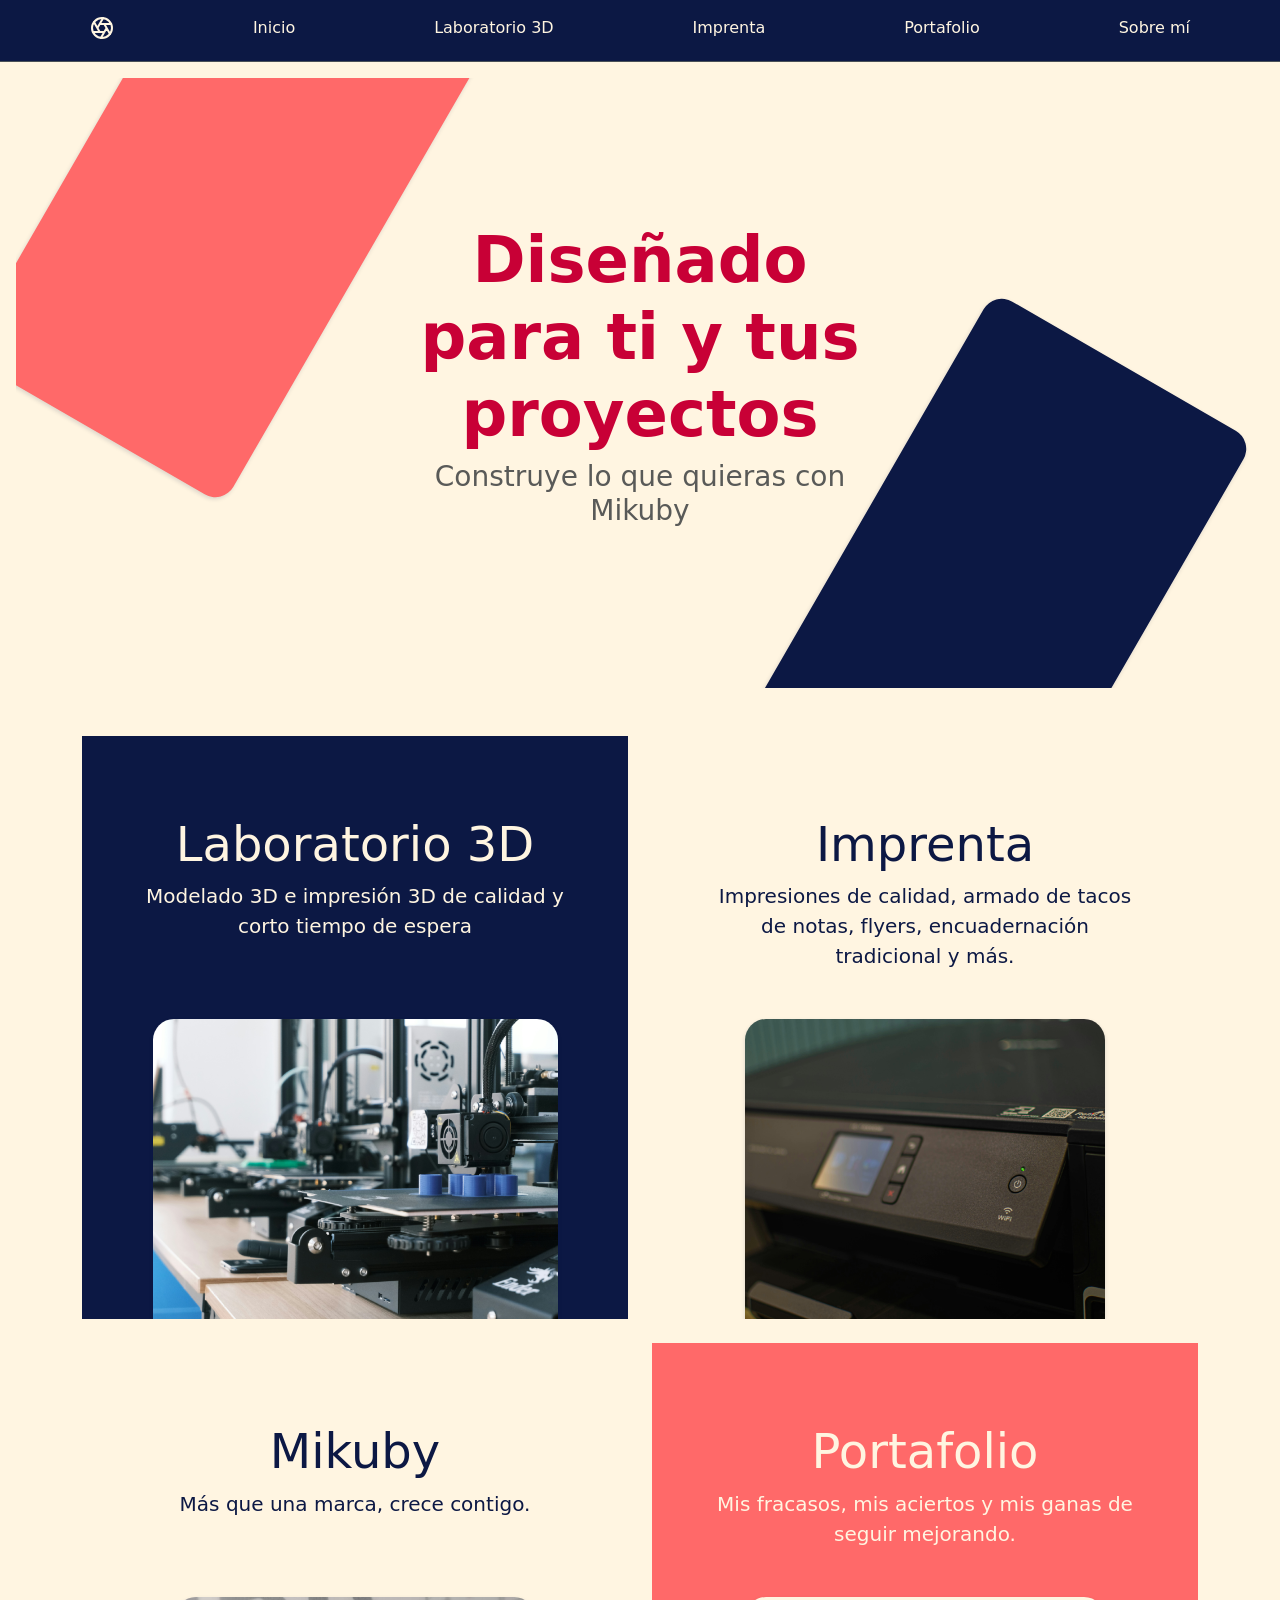
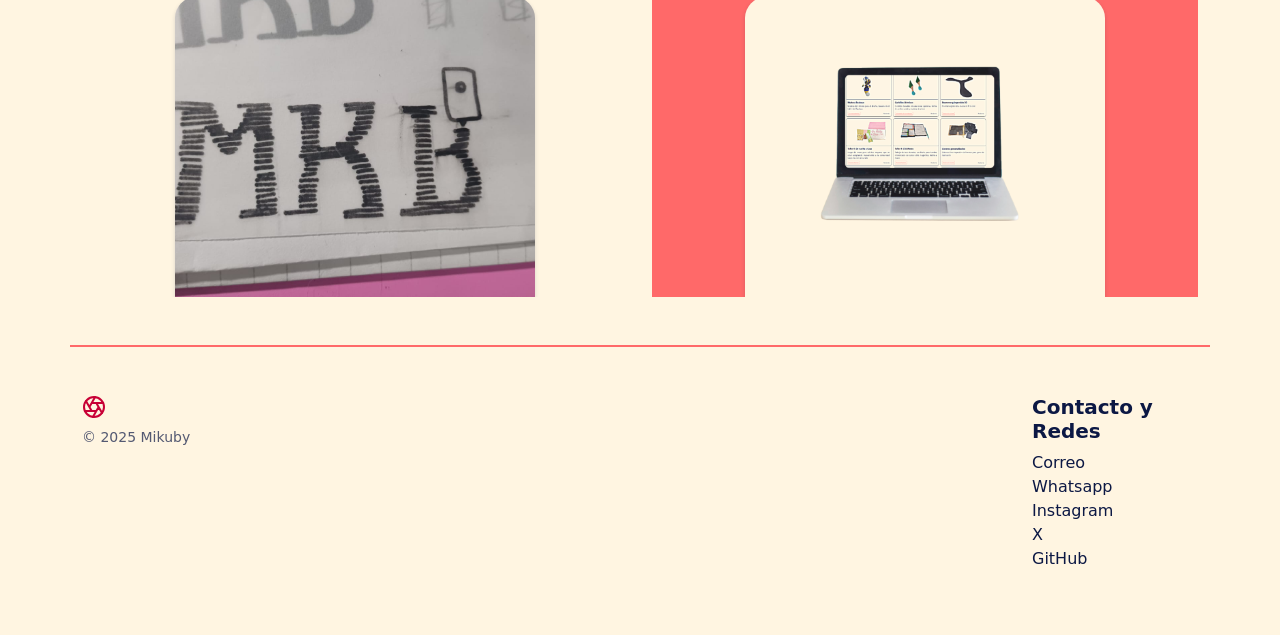
<file: index.html>
<!doctype html>
<html lang="es">
<head>
    <meta charset="utf-8" />
    <meta name="viewport" content="width=device-width, initial-scale=1" />
    
    <!-- SEO Mejorado -->
    <meta name="description" content="Mikuby - Diseño Industrial, Impresión 3D y Desarrollo Web. Servicios profesionales de diseño por Fernanda Humeres en Santiago, Chile." />
    <meta name="keywords" content="diseño industrial, impresión 3D, modelado 3D, diseño web, Santiago, Chile, Mikuby, Fernanda Humeres" />
    <meta name="author" content="Fernanda Humeres - Mikuby" />
    <meta name="robots" content="index, follow" />
    
    <!-- Open Graph -->
    <meta property="og:title" content="Mikuby - Diseño Industrial e Impresión 3D" />
    <meta property="og:description" content="Diseñado para ti y tus proyectos. Servicios de diseño industrial, impresión 3D y desarrollo web." />
    <meta property="og:type" content="website" />
    <meta property="og:url" content="https://mikuby.cl" />
    
    <title>Mikuby - Diseño Industrial, Impresión 3D y Desarrollo Web</title>
    
    <!-- Preconnect para CDNs -->
    <link rel="preconnect" href="https://cdn.jsdelivr.net" crossorigin>
    <link rel="dns-prefetch" href="https://cdn.jsdelivr.net">
    
    <!-- CSS Critical Inline -->
    <style>
        body { background-color: #FFF5E1; margin: 0; }
        .navbar { background-color: #0C1844 !important; }
    </style>
    
    <!-- Bootstrap CSS con carga diferida -->
    <link href="https://cdn.jsdelivr.net/npm/bootstrap@5.3.2/dist/css/bootstrap.min.css" rel="stylesheet" media="print" onload="this.media='all'">
    <noscript><link href="https://cdn.jsdelivr.net/npm/bootstrap@5.3.2/dist/css/bootstrap.min.css" rel="stylesheet"></noscript>
    
    <link href="style.css" rel="stylesheet">
</head>
<body>
    <!-- Iconos SVG - Solo aperture -->
    <svg xmlns="http://www.w3.org/2000/svg" class="d-none">
        <symbol id="aperture" fill="none" stroke="currentColor" stroke-linecap="round" stroke-linejoin="round" stroke-width="2" viewBox="0 0 24 24">
            <circle cx="12" cy="12" r="10"></circle>
            <path d="M14.31 8l5.74 9.94M9.69 8h11.48M7.38 12l5.74-9.94M9.69 16L3.95 6.06M14.31 16H2.83m13.79-4l-5.74 9.94"></path>
        </symbol>
    </svg>

    <!-- Navegación -->
    <nav class="navbar navbar-expand-md bg-dark sticky-top border-bottom" data-bs-theme="dark">
        <div class="container">
            <a class="navbar-brand d-md-none" href="index.html" aria-label="Mikuby Home">
                <svg class="bi" width="24" height="24"><use xlink:href="#aperture"></use></svg>
                Mikuby
            </a>
            <button class="navbar-toggler" type="button" data-bs-toggle="offcanvas" data-bs-target="#offcanvas" aria-controls="offcanvas" aria-label="Toggle navigation">
                <span class="navbar-toggler-icon"></span>
            </button>
            <div class="offcanvas offcanvas-end" tabindex="-1" id="offcanvas">
                <div class="offcanvas-header">
                    <h5 class="offcanvas-title">Mikuby</h5>
                    <button type="button" class="btn-close" data-bs-dismiss="offcanvas" aria-label="Close"></button>
                </div>
                <div class="offcanvas-body">
                    <ul class="navbar-nav flex-grow-1 justify-content-between">
                        <li class="nav-item">
                            <a class="nav-link" href="index.html" aria-label="Home">
                                <svg class="bi" width="24" height="24"><use xlink:href="#aperture"></use></svg>
                            </a>
                        </li>
                        <li class="nav-item"><a class="nav-link" href="index.html">Inicio</a></li>
                        <li class="nav-item"><a class="nav-link" href="laboratorio.html">Laboratorio 3D</a></li>
                        <li class="nav-item"><a class="nav-link" href="imprenta.html">Imprenta</a></li>
                        <li class="nav-item"><a class="nav-link" href="portafolio.html">Portafolio</a></li>
                        <li class="nav-item"><a class="nav-link" href="about.html">Sobre mí</a></li>
                    </ul>
                </div>
            </div>
        </div>
    </nav>

    <!-- Hero Section -->
    <main>
        <div class="hero-section position-relative overflow-hidden p-3 p-md-5 m-md-3 text-center">
            <div class="col-md-6 p-lg-5 mx-auto my-5">
                <h1 class="display-3 fw-bold">Diseñado para ti y tus proyectos</h1>
                <h2 class="fw-normal text-muted mb-3 h3">Construye lo que quieras con Mikuby</h2>
            </div>
            <div class="product-device shadow-sm d-none d-md-block" aria-hidden="true"></div>
            <div class="product-device product-device-2 shadow-sm d-none d-md-block" aria-hidden="true"></div>
        </div>

        <!-- Features Grid -->
        <div class="container my-5">
            <div class="row g-4">
                <!-- Laboratorio 3D -->
                <div class="col-md-6">
                    <div class="text-bg-dark pt-3 px-3 pt-md-5 px-md-5 text-center overflow-hidden h-100 d-flex flex-column">
                        <div class="my-3 py-3">
                            <h2 class="display-5">Laboratorio 3D</h2>
                            <p class="lead">Modelado 3D e impresión 3D de calidad y corto tiempo de espera</p>
                        </div>
                        <div class="bg-body-tertiary shadow-sm mx-auto mt-auto labo-img" style="width: 90%; height: 300px; border-radius: 21px 21px 0 0" role="img" aria-label="Laboratorio 3D"></div>
                    </div>
                </div>
                
                <!-- Imprenta -->
                <div class="col-md-6">
                    <div class="bg-body-tertiary pt-3 px-3 pt-md-5 px-md-5 text-center overflow-hidden h-100 d-flex flex-column">
                        <div class="my-3 p-3">
                            <h2 class="display-5">Imprenta</h2>
                            <p class="lead">Impresiones de calidad, armado de tacos de notas, flyers, encuadernación tradicional y más.</p>
                        </div>
                        <div class="bg-dark shadow-sm mx-auto mt-auto imp-img" style="width: 80%; height: 300px; border-radius: 21px 21px 0 0" role="img" aria-label="Imprenta"></div>
                    </div>
                </div>
                
                <!-- Mikuby -->
                <div class="col-md-6">
                    <div class="bg-body-tertiary pt-3 px-3 pt-md-5 px-md-5 text-center overflow-hidden h-100 d-flex flex-column">
                        <div class="my-3 p-3">
                            <h2 class="display-5">Mikuby</h2>
                            <p class="lead">Más que una marca, crece contigo.</p>
                        </div>
                        <div class="bg-dark shadow-sm mx-auto mt-auto mikuby-img" style="width: 80%; height: 300px; border-radius: 21px 21px 0 0" role="img" aria-label="Mikuby Brand"></div>
                    </div>
                </div>
                
                <!-- Portafolio -->
                <div class="col-md-6">
                    <div class="text-bg-primary pt-3 px-3 pt-md-5 px-md-5 text-center overflow-hidden h-100 d-flex flex-column">
                        <div class="my-3 py-3">
                            <h2 class="display-5">Portafolio</h2>
                            <p class="lead">Mis fracasos, mis aciertos y mis ganas de seguir mejorando.</p>
                        </div>
                        <div class="bg-body-tertiary shadow-sm mx-auto mt-auto port-img" style="width: 80%; height: 300px; border-radius: 21px 21px 0 0" role="img" aria-label="Portafolio"></div>
                    </div>
                </div>
            </div>
        </div>
    </main>

    <!-- Footer -->
    <footer class="container py-5">
        <div class="row">
            <div class="col-12 col-md">
                <svg xmlns="http://www.w3.org/2000/svg" width="24" height="24" fill="none" stroke="currentColor" stroke-linecap="round" stroke-linejoin="round" stroke-width="2" class="d-block mb-2" viewBox="0 0 24 24" aria-hidden="true">
                    <circle cx="12" cy="12" r="10"></circle>
                    <path d="M14.31 8l5.74 9.94M9.69 8h11.48M7.38 12l5.74-9.94M9.69 16L3.95 6.06M14.31 16H2.83m13.79-4l-5.74 9.94"></path>
                </svg>
                <small class="d-block mb-3 text-body-secondary">&copy; 2025 Mikuby</small>
            </div>
            <div class="col-2">
                <h5>Contacto y Redes</h5>
                <ul class="list-unstyled text-small">
                    <li><a class="link-secondary text-decoration-none" href="mailto:fernanda.humeres@uc.cl">Correo</a></li>
                    <li><a class="link-secondary text-decoration-none" href="https://wa.me/946880906" target="_blank" rel="noopener">Whatsapp</a></li>
                    <li><a class="link-secondary text-decoration-none" href="https://www.instagram.com/fefy_humeres/" target="_blank" rel="noopener">Instagram</a></li>
                    <li><a class="link-secondary text-decoration-none" href="https://x.com/FefyHumeres" target="_blank" rel="noopener">X</a></li>
                    <li><a class="link-secondary text-decoration-none" href="https://github.com/Mikuby11" target="_blank" rel="noopener">GitHub</a></li>
                </ul>
            </div>
        </div>
    </footer>

    <script src="https://cdn.jsdelivr.net/npm/bootstrap@5.3.2/dist/js/bootstrap.bundle.min.js" defer></script>
</body>
</html>
</file>
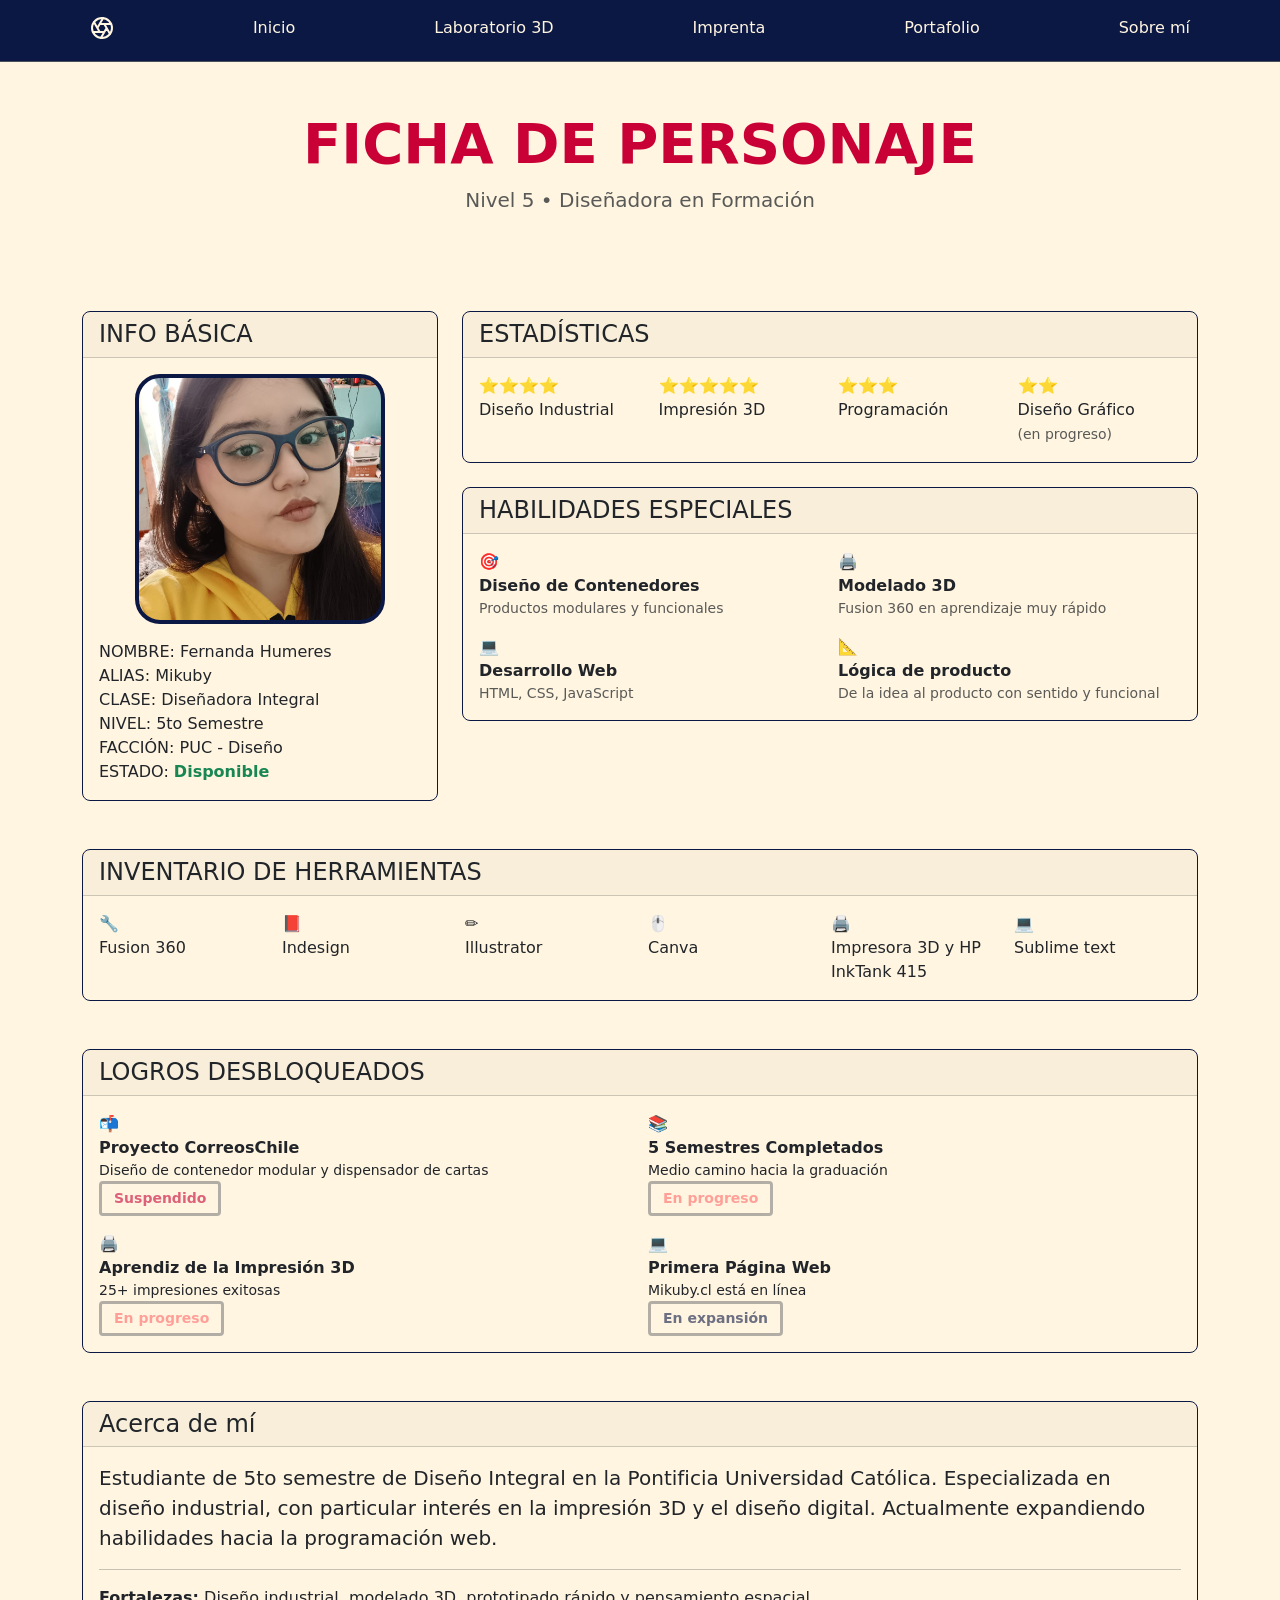
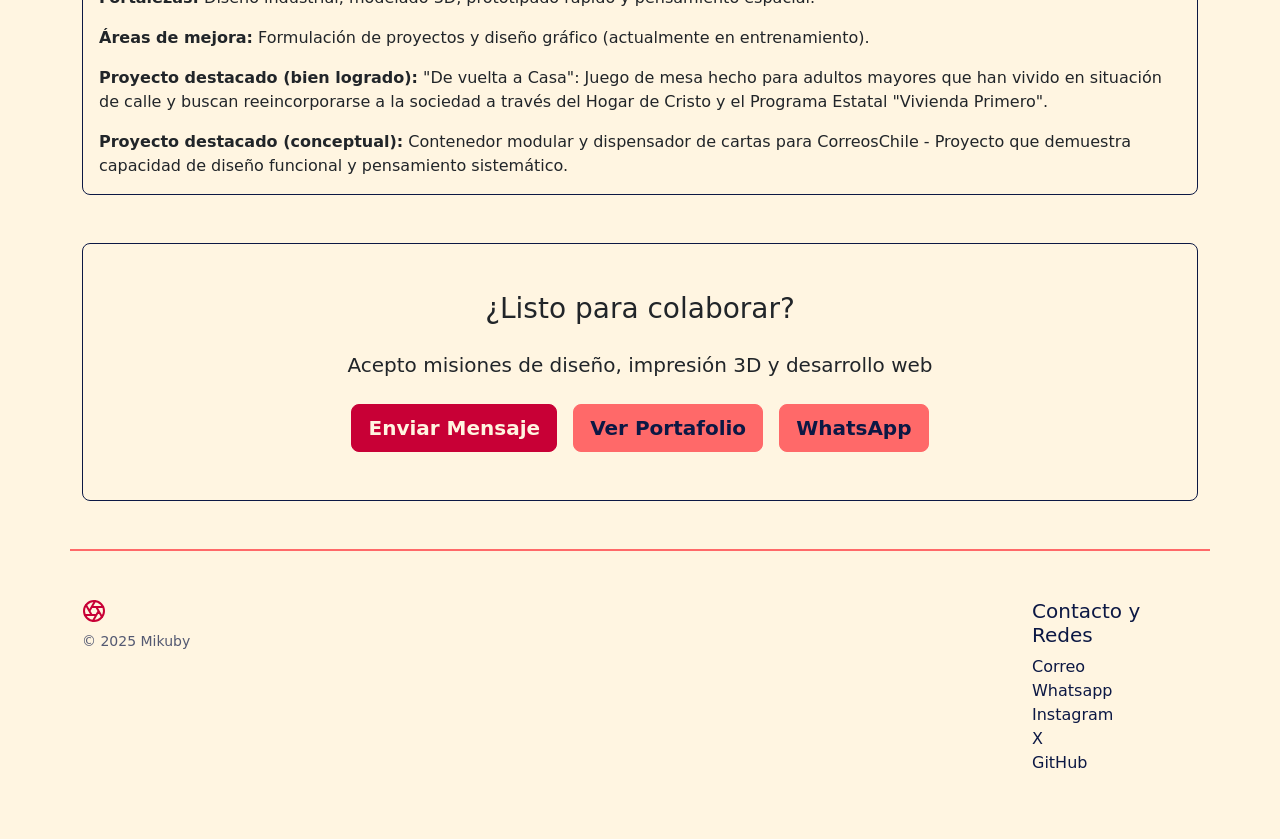
<file: about.html>
<!doctype html>
<html lang="es">
<head>
    <meta charset="utf-8" />
    <meta name="viewport" content="width=device-width, initial-scale=1" />
    
    <!-- SEO -->
    <meta name="description" content="Sobre mí - Fernanda Humeres (Mikuby). Estudiante de Diseño Integral UC, especializada en diseño industrial e impresión 3D." />
    <meta name="keywords" content="Fernanda Humeres, Mikuby, diseñadora industrial, estudiante diseño UC, impresión 3D" />
    <meta name="author" content="Fernanda Humeres - Mikuby" />
    <meta name="robots" content="index, follow" />
    
    <!-- Open Graph -->
    <meta property="og:title" content="Sobre mí - Fernanda Humeres | Mikuby" />
    <meta property="og:description" content="Estudiante de Diseño Integral PUC. Especializada en diseño industrial, impresión 3D y desarrollo web." />
    <meta property="og:type" content="profile" />
    
    <title>Sobre mí - Fernanda Humeres | Mikuby</title>
    
    <!-- Preconnect -->
    <link rel="preconnect" href="https://cdn.jsdelivr.net" crossorigin>
    <link rel="dns-prefetch" href="https://cdn.jsdelivr.net">
    
    <!-- CSS Critical -->
    <style>
        body { background-color: #FFF5E1; margin: 0; }
        .navbar { background-color: #0C1844 !important; }
    </style>
    
    <!-- Bootstrap CSS diferido -->
    <link href="https://cdn.jsdelivr.net/npm/bootstrap@5.3.2/dist/css/bootstrap.min.css" rel="stylesheet" media="print" onload="this.media='all'">
    <noscript><link href="https://cdn.jsdelivr.net/npm/bootstrap@5.3.2/dist/css/bootstrap.min.css" rel="stylesheet"></noscript>
    
    <link href="style.css" rel="stylesheet">
</head>
<body>
    <!-- SVG Icons -->
    <svg xmlns="http://www.w3.org/2000/svg" class="d-none">
        <symbol id="aperture" fill="none" stroke="currentColor" stroke-linecap="round" stroke-linejoin="round" stroke-width="2" viewBox="0 0 24 24">
            <circle cx="12" cy="12" r="10"></circle>
            <path d="M14.31 8l5.74 9.94M9.69 8h11.48M7.38 12l5.74-9.94M9.69 16L3.95 6.06M14.31 16H2.83m13.79-4l-5.74 9.94"></path>
        </symbol>
    </svg>

    <!-- Navegación -->
    <nav class="navbar navbar-expand-md bg-dark sticky-top border-bottom" data-bs-theme="dark">
        <div class="container">
            <a class="navbar-brand d-md-none" href="index.html" aria-label="Mikuby Home">
                <svg class="bi" width="24" height="24"><use xlink:href="#aperture"></use></svg>
                Mikuby
            </a>
            <button class="navbar-toggler" type="button" data-bs-toggle="offcanvas" data-bs-target="#offcanvas" aria-controls="offcanvas" aria-label="Toggle navigation">
                <span class="navbar-toggler-icon"></span>
            </button>
            <div class="offcanvas offcanvas-end" tabindex="-1" id="offcanvas">
                <div class="offcanvas-header">
                    <h5 class="offcanvas-title">Mikuby</h5>
                    <button type="button" class="btn-close" data-bs-dismiss="offcanvas" aria-label="Close"></button>
                </div>
                <div class="offcanvas-body">
                    <ul class="navbar-nav flex-grow-1 justify-content-between">
                        <li class="nav-item">
                            <a class="nav-link" href="index.html" aria-label="Home">
                                <svg class="bi" width="24" height="24"><use xlink:href="#aperture"></use></svg>
                            </a>
                        </li>
                        <li class="nav-item"><a class="nav-link" href="index.html">Inicio</a></li>
                        <li class="nav-item"><a class="nav-link" href="laboratorio.html">Laboratorio 3D</a></li>
                        <li class="nav-item"><a class="nav-link" href="imprenta.html">Imprenta</a></li>
                        <li class="nav-item"><a class="nav-link" href="portafolio.html">Portafolio</a></li>
                        <li class="nav-item"><a class="nav-link" href="about.html">Sobre mí</a></li>
                    </ul>
                </div>
            </div>
        </div>
    </nav>

    <!-- Main Content -->
    <main>
        <!-- Hero simplificado -->
        <div class="hero-section position-relative overflow-hidden p-3 p-md-4 text-center">
            <div class="col-md-8 mx-auto my-4">
                <h1 class="display-4 fw-bold">FICHA DE PERSONAJE</h1>
                <p class="lead text-muted">Nivel 5 • Diseñadora en Formación</p>
            </div>
        </div>

        <!-- Ficha Principal -->
        <div class="container my-5">
            <div class="row g-4">
                
                <!-- Card Principal - Info Básica -->
                <div class="col-lg-4">
                    <div class="card ficha-card h-100">
                        <div class="card-header ficha-header">
                            <h2 class="mb-0 h4">INFO BÁSICA</h2>
                        </div>
                        <div class="card-body">
                            <div class="fefy-img mx-auto mb-3" role="img" aria-label="Foto de perfil de Fernanda Humeres"></div>
                            
                            <div class="info-item">
                                <span class="info-label">NOMBRE:</span>
                                <span class="info-value">Fernanda Humeres</span>
                            </div>
                            
                            <div class="info-item">
                                <span class="info-label">ALIAS:</span>
                                <span class="info-value">Mikuby</span>
                            </div>
                            
                            <div class="info-item">
                                <span class="info-label">CLASE:</span>
                                <span class="info-value">Diseñadora Integral</span>
                            </div>
                            
                            <div class="info-item">
                                <span class="info-label">NIVEL:</span>
                                <span class="info-value">5to Semestre</span>
                            </div>
                            
                            <div class="info-item">
                                <span class="info-label">FACCIÓN:</span>
                                <span class="info-value">PUC - Diseño</span>
                            </div>
                            
                            <div class="info-item">
                                <span class="info-label">ESTADO:</span>
                                <span class="info-value text-success fw-bold">Disponible</span>
                            </div>
                        </div>
                    </div>
                </div>

                <!-- Stats y Habilidades -->
                <div class="col-lg-8">
                    <div class="row g-4">
                        
                        <!-- Stats Principales -->
                        <div class="col-12">
                            <div class="card ficha-card">
                                <div class="card-header ficha-header">
                                    <h2 class="mb-0 h4">ESTADÍSTICAS</h2>
                                </div>
                                <div class="card-body">
                                    <div class="row g-3">
                                        <div class="col-md-3 col-6">
                                            <div class="stat-box">
                                                <div class="stat-number" aria-label="4 de 5 estrellas">⭐⭐⭐⭐</div>
                                                <div class="stat-label">Diseño Industrial</div>
                                            </div>
                                        </div>
                                        <div class="col-md-3 col-6">
                                            <div class="stat-box">
                                                <div class="stat-number" aria-label="5 de 5 estrellas">⭐⭐⭐⭐⭐</div>
                                                <div class="stat-label">Impresión 3D</div>
                                            </div>
                                        </div>
                                        <div class="col-md-3 col-6">
                                            <div class="stat-box">
                                                <div class="stat-number" aria-label="3 de 5 estrellas">⭐⭐⭐</div>
                                                <div class="stat-label">Programación</div>
                                            </div>
                                        </div>
                                        <div class="col-md-3 col-6">
                                            <div class="stat-box">
                                                <div class="stat-number" aria-label="2 de 5 estrellas">⭐⭐</div>
                                                <div class="stat-label">Diseño Gráfico</div>
                                                <small class="text-muted">(en progreso)</small>
                                            </div>
                                        </div>
                                    </div>
                                </div>
                            </div>
                        </div>

                        <!-- Habilidades Especiales -->
                        <div class="col-12">
                            <div class="card ficha-card">
                                <div class="card-header ficha-header">
                                    <h2 class="mb-0 h4">HABILIDADES ESPECIALES</h2>
                                </div>
                                <div class="card-body">
                                    <div class="row g-3">
                                        <div class="col-md-6">
                                            <div class="skill-item">
                                                <span class="skill-icon" aria-hidden="true">🎯</span>
                                                <div>
                                                    <strong>Diseño de Contenedores</strong>
                                                    <p class="mb-0 small text-muted">Productos modulares y funcionales</p>
                                                </div>
                                            </div>
                                        </div>
                                        <div class="col-md-6">
                                            <div class="skill-item">
                                                <span class="skill-icon" aria-hidden="true">🖨️</span>
                                                <div>
                                                    <strong>Modelado 3D</strong>
                                                    <p class="mb-0 small text-muted">Fusion 360 en aprendizaje muy rápido</p>
                                                </div>
                                            </div>
                                        </div>
                                        <div class="col-md-6">
                                            <div class="skill-item">
                                                <span class="skill-icon" aria-hidden="true">💻</span>
                                                <div>
                                                    <strong>Desarrollo Web</strong>
                                                    <p class="mb-0 small text-muted">HTML, CSS, JavaScript</p>
                                                </div>
                                            </div>
                                        </div>
                                        <div class="col-md-6">
                                            <div class="skill-item">
                                                <span class="skill-icon" aria-hidden="true">📐</span>
                                                <div>
                                                    <strong>Lógica de producto</strong>
                                                    <p class="mb-0 small text-muted">De la idea al producto con sentido y funcional</p>
                                                </div>
                                            </div>
                                        </div>
                                    </div>
                                </div>
                            </div>
                        </div>

                    </div>
                </div>

            </div>
        </div>

        <!-- Inventario / Herramientas -->
        <div class="container my-5">
            <div class="card ficha-card">
                <div class="card-header ficha-header">
                    <h2 class="mb-0 h4">INVENTARIO DE HERRAMIENTAS</h2>
                </div>
                <div class="card-body">
                    <div class="row row-cols-2 row-cols-md-3 row-cols-lg-6 g-3">
                        <div class="col">
                            <div class="tool-item">
                                <div class="tool-icon" aria-hidden="true">🔧</div>
                                <div class="tool-name">Fusion 360</div>
                            </div>
                        </div>
                        <div class="col">
                            <div class="tool-item">
                                <div class="tool-icon" aria-hidden="true">📕</div>
                                <div class="tool-name">Indesign</div>
                            </div>
                        </div>
                        <div class="col">
                            <div class="tool-item">
                                <div class="tool-icon" aria-hidden="true">✏️</div>
                                <div class="tool-name">Illustrator</div>
                            </div>
                        </div>
                        <div class="col">
                            <div class="tool-item">
                                <div class="tool-icon" aria-hidden="true">🖱️</div>
                                <div class="tool-name">Canva</div>
                            </div>
                        </div>
                        <div class="col">
                            <div class="tool-item">
                                <div class="tool-icon" aria-hidden="true">🖨️</div>
                                <div class="tool-name">Impresora 3D y HP InkTank 415</div>
                            </div>
                        </div>
                        <div class="col">
                            <div class="tool-item">
                                <div class="tool-icon" aria-hidden="true">💻</div>
                                <div class="tool-name">Sublime text</div>
                            </div>
                        </div>
                    </div>
                </div>
            </div>
        </div>

        <!-- Logros Desbloqueados -->
        <div class="container my-5">
            <div class="card ficha-card">
                <div class="card-header ficha-header">
                    <h2 class="mb-0 h4">LOGROS DESBLOQUEADOS</h2>
                </div>
                <div class="card-body">
                    <div class="row g-3">
                        <div class="col-md-6">
                            <div class="achievement-item">
                                <span class="achievement-icon" aria-hidden="true">📬</span>
                                <div>
                                    <strong>Proyecto CorreosChile</strong>
                                    <p class="mb-0 small">Diseño de contenedor modular y dispensador de cartas</p>
                                    <span class="badge-suspendido btn-falso">Suspendido</span>
                                </div>
                            </div>
                        </div>
                        <div class="col-md-6">
                            <div class="achievement-item">
                                <span class="achievement-icon" aria-hidden="true">📚</span>
                                <div>
                                    <strong>5 Semestres Completados</strong>
                                    <p class="mb-0 small">Medio camino hacia la graduación</p>
                                    <span class="badge-progreso btn-falso">En progreso</span>
                                </div>
                            </div>
                        </div>
                        <div class="col-md-6">
                            <div class="achievement-item">
                                <span class="achievement-icon" aria-hidden="true">🖨️</span>
                                <div>
                                    <strong>Aprendiz de la Impresión 3D</strong>
                                    <p class="mb-0 small">25+ impresiones exitosas</p>
                                    <span class="badge-progreso btn-falso">En progreso</span>
                                </div>
                            </div>
                        </div>
                        <div class="col-md-6">
                            <div class="achievement-item">
                                <span class="achievement-icon" aria-hidden="true">💻</span>
                                <div>
                                    <strong>Primera Página Web</strong>
                                    <p class="mb-0 small">Mikuby.cl está en línea</p>
                                    <span class="badge-expansion btn-falso">En expansión</span>
                                </div>
                            </div>
                        </div>
                    </div>
                </div>
            </div>
        </div>

        <!-- Biografía / Descripción -->
        <div class="container my-5">
            <div class="card ficha-card">
                <div class="card-header ficha-header">
                    <h2 class="mb-0 h4">Acerca de mí</h2>
                </div>
                <div class="card-body">
                    <p class="lead">
                        Estudiante de 5to semestre de Diseño Integral en la Pontificia Universidad Católica. 
                        Especializada en diseño industrial, con particular interés en la impresión 3D y 
                        el diseño digital. Actualmente expandiendo habilidades hacia la programación web.
                    </p>
                    <hr>
                    <p>
                        <strong>Fortalezas:</strong> Diseño industrial, modelado 3D, prototipado rápido y pensamiento espacial.
                    </p>
                    <p>
                        <strong>Áreas de mejora:</strong> Formulación de proyectos y diseño gráfico 
                        (actualmente en entrenamiento).
                    </p>
                    <p>
                        <strong>Proyecto destacado (bien logrado):</strong> "De vuelta a Casa": Juego de mesa hecho para adultos mayores que han vivido en situación de calle y buscan reeincorporarse a la sociedad a través del Hogar de Cristo y el Programa Estatal "Vivienda Primero".
                    </p>
                    <p class="mb-0">
                        <strong>Proyecto destacado (conceptual):</strong> Contenedor modular y dispensador de cartas para CorreosChile - Proyecto que demuestra capacidad de diseño funcional y 
                        pensamiento sistemático.
                    </p>
                </div>
            </div>
        </div>

        <!-- Call to Action -->
        <div class="container my-5 text-center">
            <div class="card ficha-card">
                <div class="card-body p-5">
                    <h2 class="mb-4 h3">¿Listo para colaborar?</h2>
                    <p class="lead mb-4">Acepto misiones de diseño, impresión 3D y desarrollo web</p>
                    <div class="d-flex gap-3 justify-content-center flex-wrap">
                        <a href="mailto:fernanda.humeres@uc.cl" class="btn btn-mikuby-primary btn-lg">
                            Enviar Mensaje
                        </a>
                        <a href="portafolio.html" class="btn btn-mikuby-secondary btn-lg">
                            Ver Portafolio
                        </a>
                        <a href="https://wa.me/946880906" class="btn btn-mikuby-secondary btn-lg" target="_blank" rel="noopener">
                            WhatsApp
                        </a>
                    </div>
                </div>
            </div>
        </div>

    </main>

    <!-- Footer -->
    <footer class="container py-5">
        <div class="row">
            <div class="col-12 col-md">
                <svg xmlns="http://www.w3.org/2000/svg" width="24" height="24" fill="none" stroke="currentColor" stroke-linecap="round" stroke-linejoin="round" stroke-width="2" class="d-block mb-2" viewBox="0 0 24 24" aria-hidden="true">
                    <circle cx="12" cy="12" r="10"></circle>
                    <path d="M14.31 8l5.74 9.94M9.69 8h11.48M7.38 12l5.74-9.94M9.69 16L3.95 6.06M14.31 16H2.83m13.79-4l-5.74 9.94"></path>
                </svg>
                <small class="d-block mb-3 text-body-secondary">&copy; 2025 Mikuby</small>
            </div>
            <div class="col-2">
                <h3 class="h5">Contacto y Redes</h3>
                <ul class="list-unstyled text-small">
                    <li><a class="link-secondary text-decoration-none" href="mailto:fernanda.humeres@uc.cl">Correo</a></li>
                    <li><a class="link-secondary text-decoration-none" href="https://wa.me/946880906" target="_blank" rel="noopener">Whatsapp</a></li>
                    <li><a class="link-secondary text-decoration-none" href="https://www.instagram.com/fefy_humeres/" target="_blank" rel="noopener">Instagram</a></li>
                    <li><a class="link-secondary text-decoration-none" href="https://x.com/FefyHumeres" target="_blank" rel="noopener">X</a></li>
                    <li><a class="link-secondary text-decoration-none" href="https://github.com/Mikuby11" target="_blank" rel="noopener">GitHub</a></li>
                </ul>
            </div>
        </div>
    </footer>

    <script src="https://cdn.jsdelivr.net/npm/bootstrap@5.3.2/dist/js/bootstrap.bundle.min.js" defer></script>
</body>
</html>
</file>
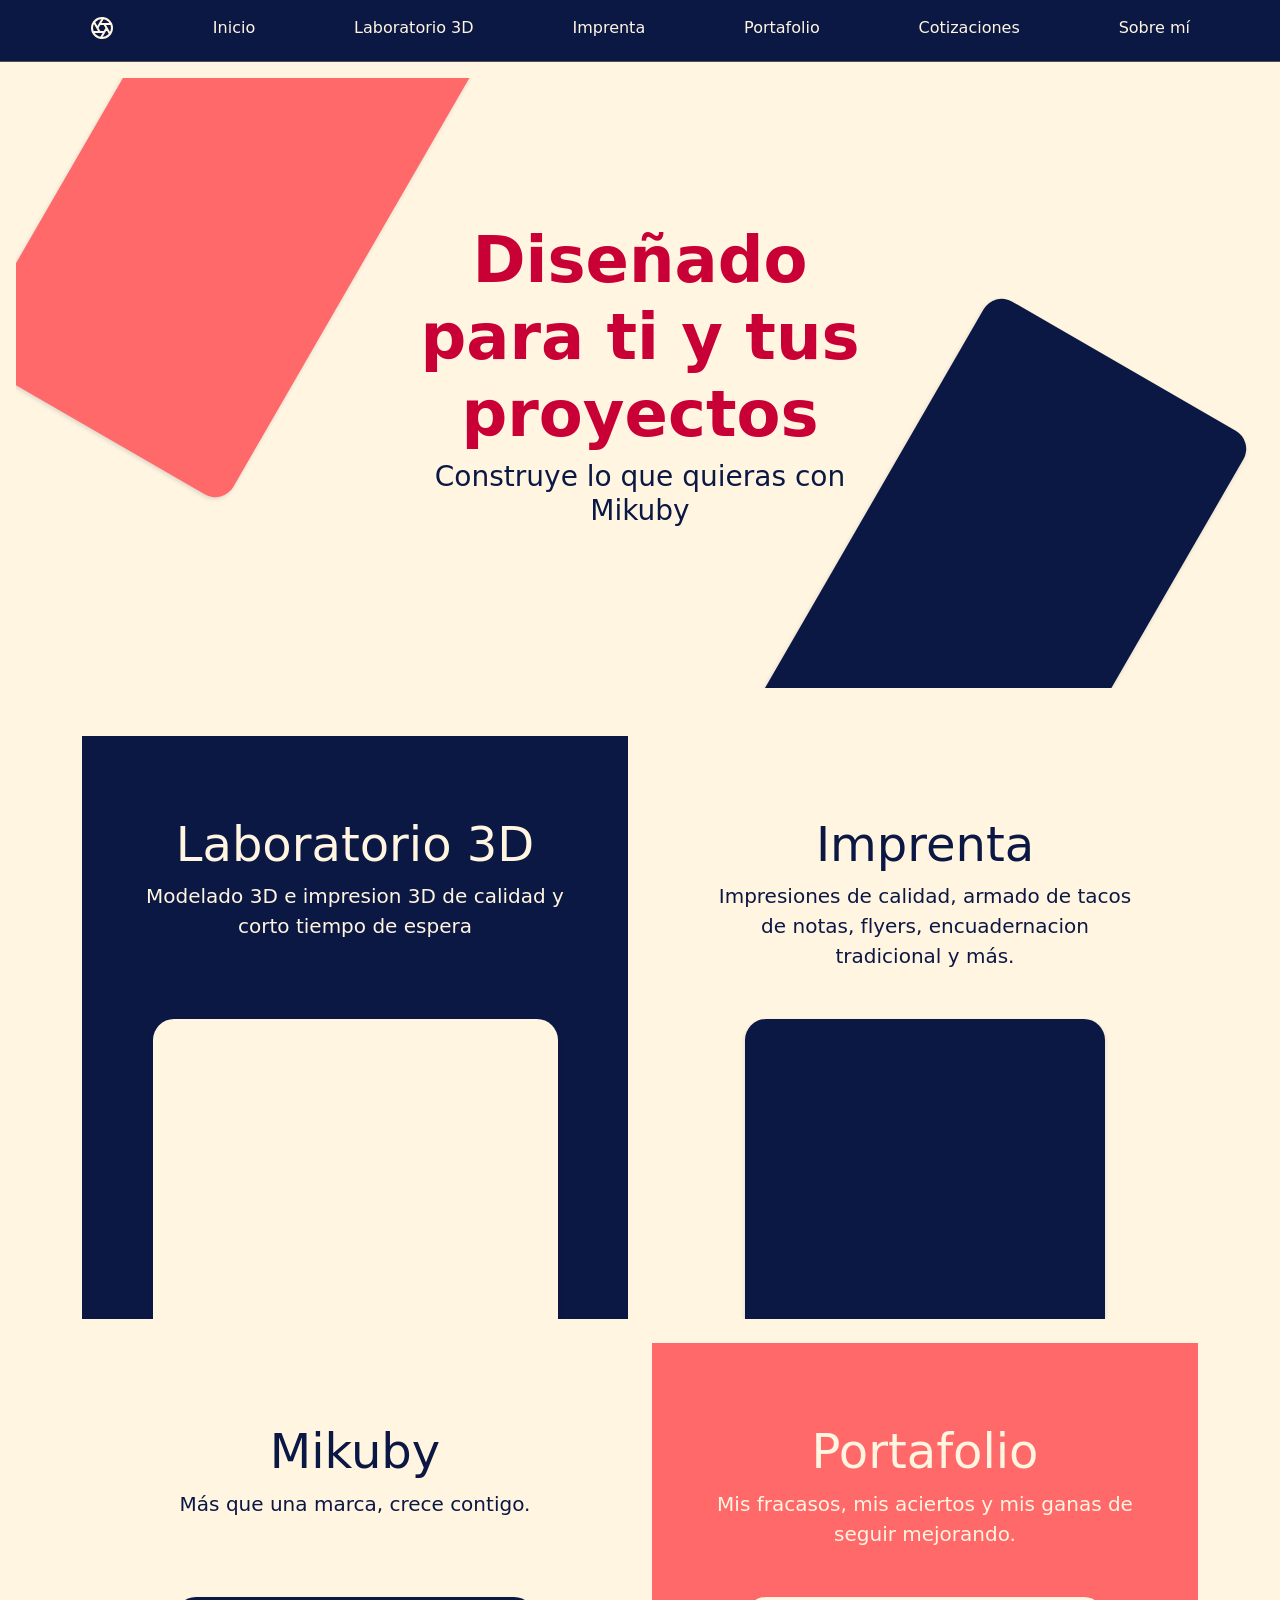
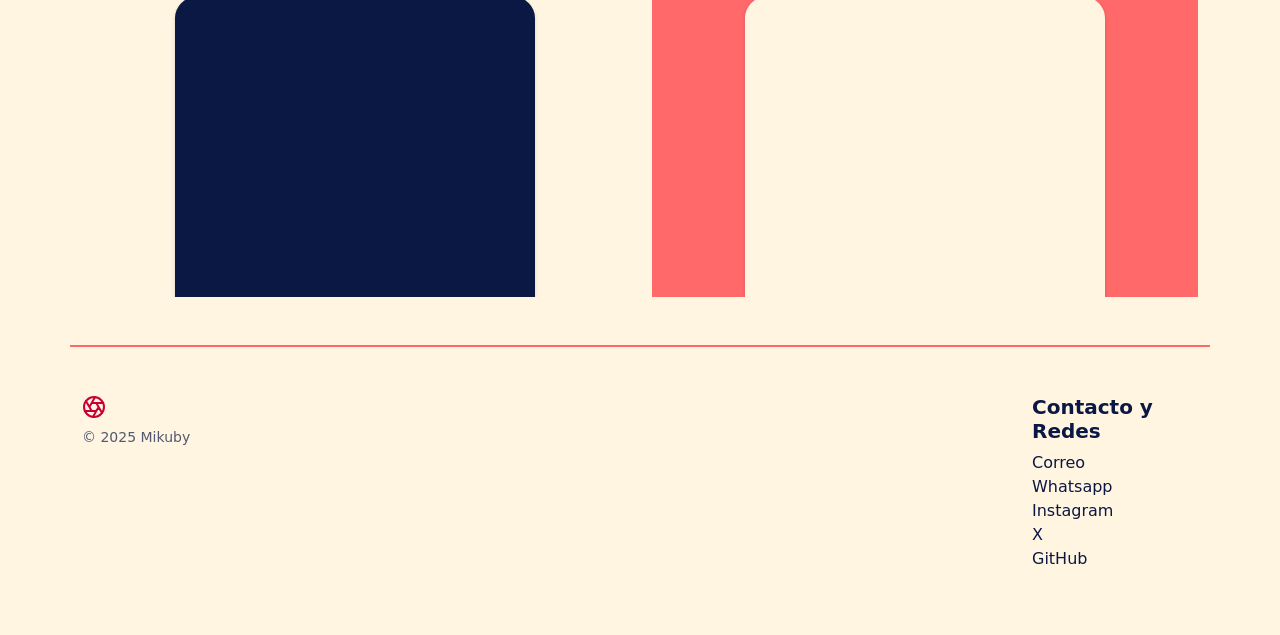
<file: cotizacion.html>
<!doctype html>
<html lang="es" data-bs-theme="auto">
<head>
    <meta charset="utf-8" />
    <meta name="viewport" content="width=device-width, initial-scale=1" />
    <meta name="description" content="Mikuby - Sitio en construcción" />
    <title>Mikuby - En construcción</title>
    
    <!-- Bootstrap CSS desde CDN -->
    <link href="https://cdn.jsdelivr.net/npm/bootstrap@5.3.2/dist/css/bootstrap.min.css" rel="stylesheet">
    <link href="style.css" rel="stylesheet">

</head>
<body>
    <!-- Iconos SVG -->
    <svg xmlns="http://www.w3.org/2000/svg" class="d-none">
        <symbol id="aperture" fill="none" stroke="currentColor" stroke-linecap="round" stroke-linejoin="round" stroke-width="2" viewBox="0 0 24 24">
            <circle cx="12" cy="12" r="10"></circle>
            <path d="M14.31 8l5.74 9.94M9.69 8h11.48M7.38 12l5.74-9.94M9.69 16L3.95 6.06M14.31 16H2.83m13.79-4l-5.74 9.94"></path>
        </symbol>
        <symbol id="cart" viewBox="0 0 16 16">
            <path d="M0 1.5A.5.5 0 0 1 .5 1H2a.5.5 0 0 1 .485.379L2.89 3H14.5a.5.5 0 0 1 .49.598l-1 5a.5.5 0 0 1-.465.401l-9.397.472L4.415 11H13a.5.5 0 0 1 0 1H4a.5.5 0 0 1-.491-.408L2.01 3.607 1.61 2H.5a.5.5 0 0 1-.5-.5zM3.102 4l.84 4.479 9.144-.459L13.89 4H3.102zM5 12a2 2 0 1 0 0 4 2 2 0 0 0 0-4zm7 0a2 2 0 1 0 0 4 2 2 0 0 0 0-4zm-7 1a1 1 0 1 1 0 2 1 1 0 0 1 0-2zm7 0a1 1 0 1 1 0 2 1 1 0 0 1 0-2z"></path>
        </symbol>
        <symbol id="chevron-right" viewBox="0 0 16 16">
            <path fill-rule="evenodd" d="M4.646 1.646a.5.5 0 0 1 .708 0l6 6a.5.5 0 0 1 0 .708l-6 6a.5.5 0 0 1-.708-.708L10.293 8 4.646 2.354a.5.5 0 0 1 0-.708z"></path>
        </symbol>
    </svg>

    <!-- Navegación -->
    <nav class="navbar navbar-expand-md bg-dark sticky-top border-bottom" data-bs-theme="dark">
        <div class="container">
            <a class="navbar-brand d-md-none" href="#">
                <svg class="bi" width="24" height="24"><use xlink:href="#aperture"></use></svg>
                Mikuby
            </a>
            <button class="navbar-toggler" type="button" data-bs-toggle="offcanvas" data-bs-target="#offcanvas" aria-controls="offcanvas">
                <span class="navbar-toggler-icon"></span>
            </button>
            <div class="offcanvas offcanvas-end" tabindex="-1" id="offcanvas">
                <div class="offcanvas-header">
                    <h5 class="offcanvas-title">Mikuby</h5>
                    <button type="button" class="btn-close" data-bs-dismiss="offcanvas"></button>
                </div>
                <div class="offcanvas-body">
                    <ul class="navbar-nav flex-grow-1 justify-content-between">
                        <li class="nav-item">
                            <a class="nav-link" href="index.html">
                                <svg class="bi" width="24" height="24"><use xlink:href="#aperture"></use></svg>
                            </a>
                        </li>
                        <li class="nav-item"><a class="nav-link" href="index.html">Inicio</a></li>
                        <li class="nav-item"><a class="nav-link" href="laboratorio.html">Laboratorio 3D</a></li>
                        <li class="nav-item"><a class="nav-link" href="imprenta.html">Imprenta</a></li>
                        <li class="nav-item"><a class="nav-link" href="portafolio">Portafolio</a></li>
                        <li class="nav-item"><a class="nav-link" href="cotizacion.html">Cotizaciones</a></li>
                        <li class="nav-item"><a class="nav-link" href="about.html">Sobre mí</a></li>
                    </ul>
                </div>
            </div>
        </div>
    </nav>

    <!-- Hero Section -->
    <main>
        <div class="hero-section position-relative overflow-hidden p-3 p-md-5 m-md-3 text-center">
            <div class="col-md-6 p-lg-5 mx-auto my-5">
                <h1 class="display-3 fw-bold">Diseñado para ti y tus proyectos</h1>
                <h3 class="fw-normal text-muted mb-3">Construye lo que quieras con Mikuby</h3>
                <div class="d-flex gap-3 justify-content-center lead fw-normal"></div>
            </div>
            <div class="product-device shadow-sm d-none d-md-block"></div>
            <div class="product-device product-device-2 shadow-sm d-none d-md-block"></div>
        </div>

<!-- Features Grid -->
<div class="container my-5">
    <div class="row g-4">
        <!-- Laboratorio 3D -->
        <div class="col-md-6">
            <div class="text-bg-dark pt-3 px-3 pt-md-5 px-md-5 text-center overflow-hidden h-100 d-flex flex-column">
                <div class="my-3 py-3">
                    <h2 class="display-5">Laboratorio 3D</h2>
                    <p class="lead">Modelado 3D e impresion 3D de calidad y corto tiempo de espera</p>
                </div>
                <div class="bg-body-tertiary shadow-sm mx-auto mt-auto" style="width: 90%; height: 300px; border-radius: 21px 21px 0 0"></div>
            </div>
        </div>
        
        <!-- Imprenta -->
        <div class="col-md-6">
            <div class="bg-body-tertiary pt-3 px-3 pt-md-5 px-md-5 text-center overflow-hidden h-100 d-flex flex-column">
                <div class="my-3 p-3">
                    <h2 class="display-5">Imprenta</h2>
                    <p class="lead">Impresiones de calidad, armado de tacos de notas, flyers, encuadernacion tradicional y más.</p>
                </div>
                <div class="bg-dark shadow-sm mx-auto mt-auto" style="width: 80%; height: 300px; border-radius: 21px 21px 0 0"></div>
            </div>
        </div>
        
        <!-- Mikuby -->
        <div class="col-md-6">
            <div class="bg-body-tertiary pt-3 px-3 pt-md-5 px-md-5 text-center overflow-hidden h-100 d-flex flex-column">
                <div class="my-3 p-3">
                    <h2 class="display-5">Mikuby</h2>
                    <p class="lead">Más que una marca, crece contigo.</p>
                </div>
                <div class="bg-dark shadow-sm mx-auto mt-auto" style="width: 80%; height: 300px; border-radius: 21px 21px 0 0"></div>
            </div>
        </div>
        
        <!-- Portafolio -->
        <div class="col-md-6">
            <div class="text-bg-primary pt-3 px-3 pt-md-5 px-md-5 text-center overflow-hidden h-100 d-flex flex-column">
                <div class="my-3 py-3">
                    <h2 class="display-5">Portafolio</h2>
                    <p class="lead">Mis fracasos, mis aciertos y mis ganas de seguir mejorando.</p>
                </div>
                <div class="bg-body-tertiary shadow-sm mx-auto mt-auto" style="width: 80%; height: 300px; border-radius: 21px 21px 0 0"></div>
            </div>
        </div>
    </div>
</div>

    <!-- Footer -->
    <footer class="container py-5">
        <div class="row">
            <div class="col-12 col-md">
                <svg xmlns="http://www.w3.org/2000/svg" width="24" height="24" fill="none" stroke="currentColor" stroke-linecap="round" stroke-linejoin="round" stroke-width="2" class="d-block mb-2" viewBox="0 0 24 24">
                    <circle cx="12" cy="12" r="10"></circle>
                    <path d="M14.31 8l5.74 9.94M9.69 8h11.48M7.38 12l5.74-9.94M9.69 16L3.95 6.06M14.31 16H2.83m13.79-4l-5.74 9.94"></path>
                </svg>
                <small class="d-block mb-3 text-body-secondary">&copy; 2025 Mikuby</small>
            </div>
            <div class="col-2">
                <h5>Contacto y Redes</h5>
                <ul class="list-unstyled text-small">
                    <li><a class="link-secondary text-decoration-none" href="mailto:fernanda.humeres@uc.cl">Correo</a></li>
                    <li><a class="link-secondary text-decoration-none" href="https://wa.me/946880906">Whatsapp</a></li>
                    <li><a class="link-secondary text-decoration-none" href="https://www.instagram.com/fefy_humeres/">Instagram</a></li>
                    <li><a class="link-secondary text-decoration-none" href="https://x.com/FefyHumeres">X</a></li>
                    <li><a class="link-secondary text-decoration-none" href="https://github.com/Mikuby11">GitHub</a></li>
                </ul>
            </div>
    </footer>

    <script src="https://cdn.jsdelivr.net/npm/bootstrap@5.3.2/dist/js/bootstrap.bundle.min.js"></script>
</body>

</html>
</file>
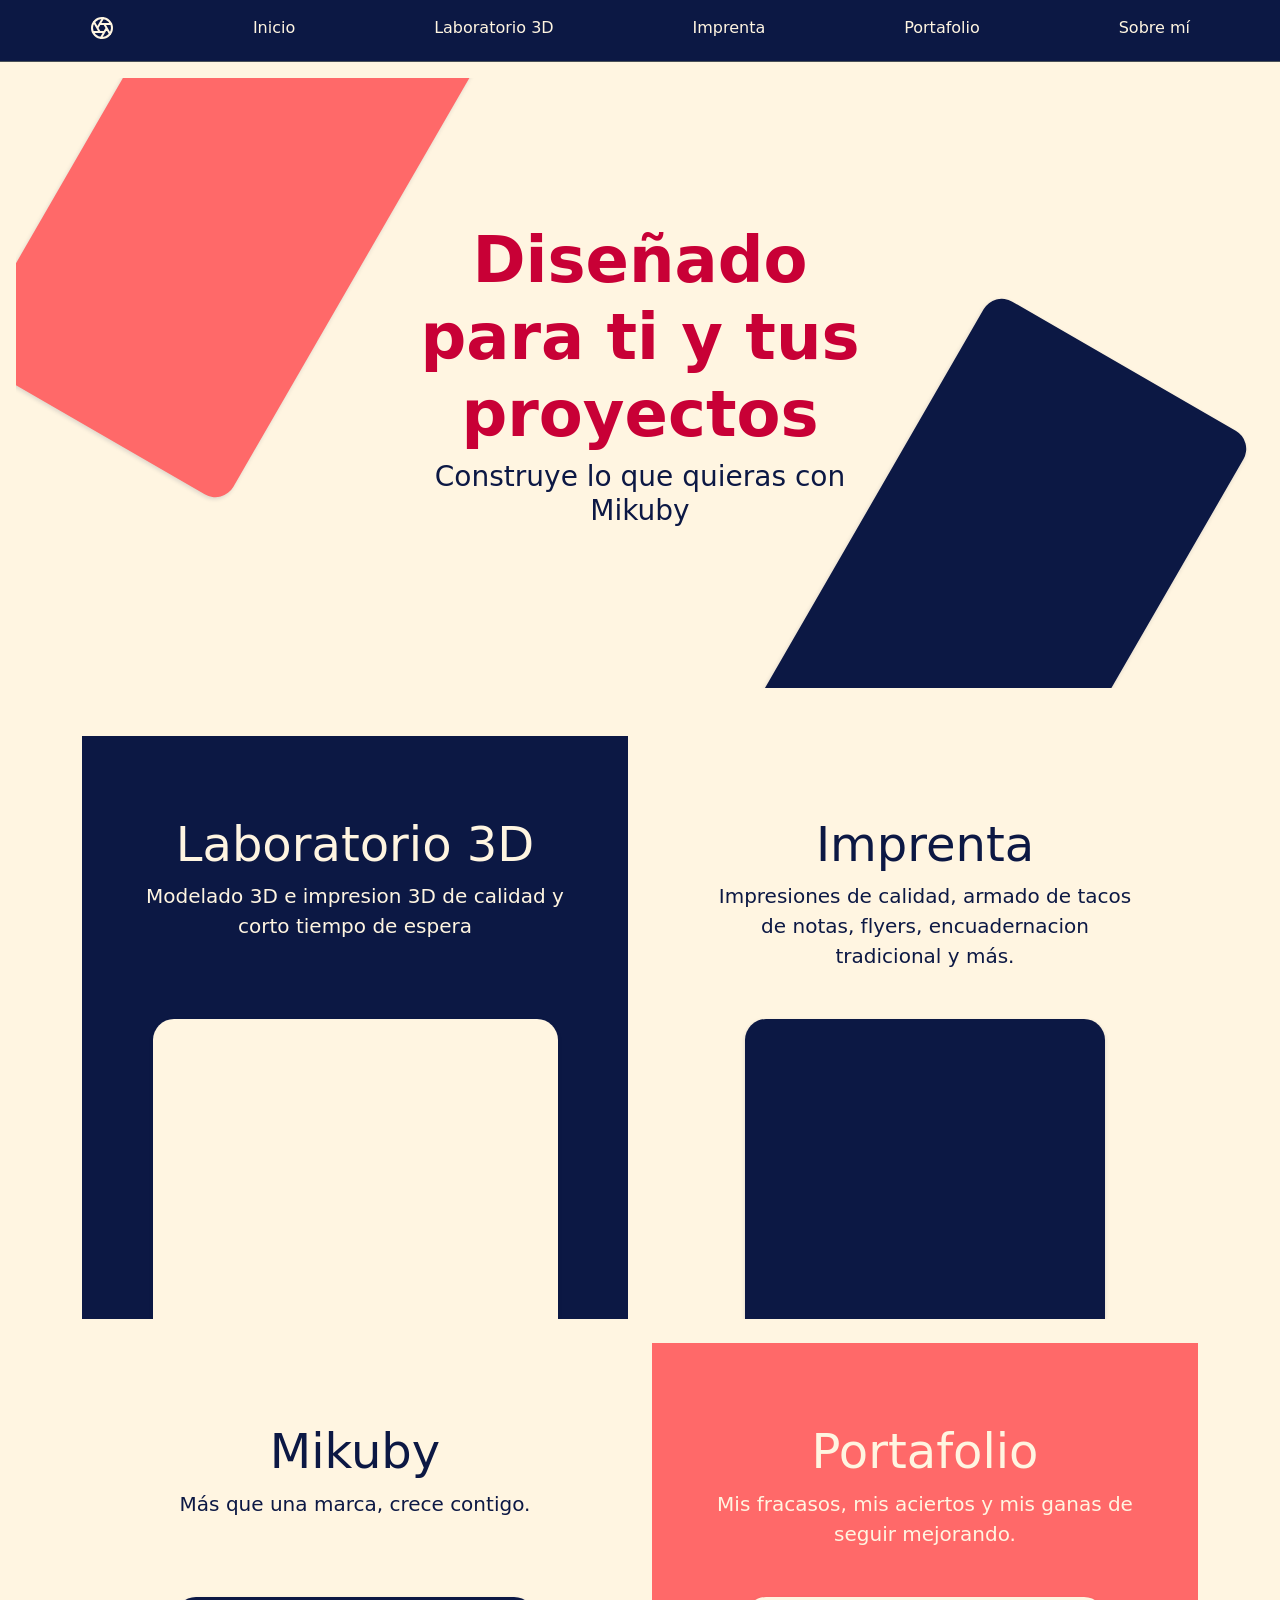
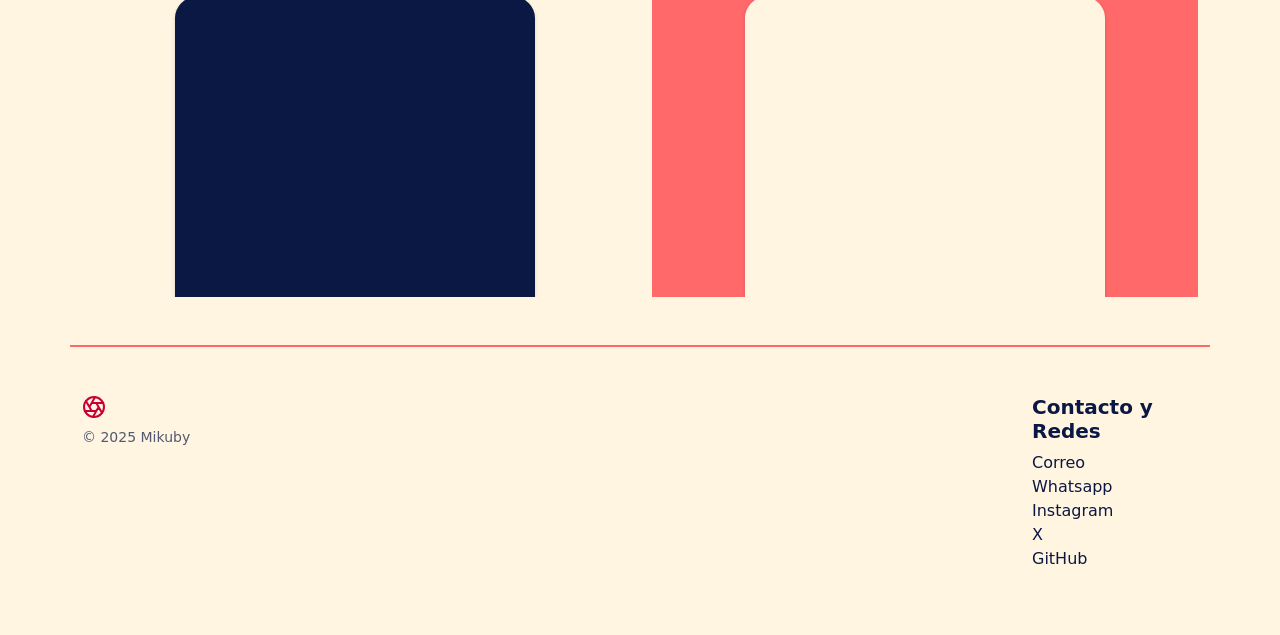
<file: imprenta.html>
<!doctype html>
<html lang="es" data-bs-theme="auto">
<head>
    <meta charset="utf-8" />
    <meta name="viewport" content="width=device-width, initial-scale=1" />
    <meta name="description" content="Mikuby - Sitio en construcción" />
    <title>Mikuby - En construcción</title>
    
    <!-- Bootstrap CSS desde CDN -->
    <link href="https://cdn.jsdelivr.net/npm/bootstrap@5.3.2/dist/css/bootstrap.min.css" rel="stylesheet">
    <link href="style.css" rel="stylesheet">

</head>
<body>
    <!-- Iconos SVG -->
    <svg xmlns="http://www.w3.org/2000/svg" class="d-none">
        <symbol id="aperture" fill="none" stroke="currentColor" stroke-linecap="round" stroke-linejoin="round" stroke-width="2" viewBox="0 0 24 24">
            <circle cx="12" cy="12" r="10"></circle>
            <path d="M14.31 8l5.74 9.94M9.69 8h11.48M7.38 12l5.74-9.94M9.69 16L3.95 6.06M14.31 16H2.83m13.79-4l-5.74 9.94"></path>
        </symbol>
        <symbol id="cart" viewBox="0 0 16 16">
            <path d="M0 1.5A.5.5 0 0 1 .5 1H2a.5.5 0 0 1 .485.379L2.89 3H14.5a.5.5 0 0 1 .49.598l-1 5a.5.5 0 0 1-.465.401l-9.397.472L4.415 11H13a.5.5 0 0 1 0 1H4a.5.5 0 0 1-.491-.408L2.01 3.607 1.61 2H.5a.5.5 0 0 1-.5-.5zM3.102 4l.84 4.479 9.144-.459L13.89 4H3.102zM5 12a2 2 0 1 0 0 4 2 2 0 0 0 0-4zm7 0a2 2 0 1 0 0 4 2 2 0 0 0 0-4zm-7 1a1 1 0 1 1 0 2 1 1 0 0 1 0-2zm7 0a1 1 0 1 1 0 2 1 1 0 0 1 0-2z"></path>
        </symbol>
        <symbol id="chevron-right" viewBox="0 0 16 16">
            <path fill-rule="evenodd" d="M4.646 1.646a.5.5 0 0 1 .708 0l6 6a.5.5 0 0 1 0 .708l-6 6a.5.5 0 0 1-.708-.708L10.293 8 4.646 2.354a.5.5 0 0 1 0-.708z"></path>
        </symbol>
    </svg>

    <!-- Navegación -->
    <nav class="navbar navbar-expand-md bg-dark sticky-top border-bottom" data-bs-theme="dark">
        <div class="container">
            <a class="navbar-brand d-md-none" href="#">
                <svg class="bi" width="24" height="24"><use xlink:href="#aperture"></use></svg>
                Mikuby
            </a>
            <button class="navbar-toggler" type="button" data-bs-toggle="offcanvas" data-bs-target="#offcanvas" aria-controls="offcanvas">
                <span class="navbar-toggler-icon"></span>
            </button>
            <div class="offcanvas offcanvas-end" tabindex="-1" id="offcanvas">
                <div class="offcanvas-header">
                    <h5 class="offcanvas-title">Mikuby</h5>
                    <button type="button" class="btn-close" data-bs-dismiss="offcanvas"></button>
                </div>
                <div class="offcanvas-body">
                    <ul class="navbar-nav flex-grow-1 justify-content-between">
                        <li class="nav-item">
                            <a class="nav-link" href="index.html">
                                <svg class="bi" width="24" height="24"><use xlink:href="#aperture"></use></svg>
                            </a>
                        </li>
                        <li class="nav-item"><a class="nav-link" href="index.html">Inicio</a></li>
                        <li class="nav-item"><a class="nav-link" href="laboratorio.html">Laboratorio 3D</a></li>
                        <li class="nav-item"><a class="nav-link" href="imprenta.html">Imprenta</a></li>
                        <li class="nav-item"><a class="nav-link" href="portafolio.html">Portafolio</a></li>
                        <li class="nav-item"><a class="nav-link" href="about.html">Sobre mí</a></li>
                    </ul>
                </div>
            </div>
        </div>
    </nav>

    <!-- Hero Section -->
    <main>
        <div class="hero-section position-relative overflow-hidden p-3 p-md-5 m-md-3 text-center">
            <div class="col-md-6 p-lg-5 mx-auto my-5">
                <h1 class="display-3 fw-bold">Diseñado para ti y tus proyectos</h1>
                <h3 class="fw-normal text-muted mb-3">Construye lo que quieras con Mikuby</h3>
                <div class="d-flex gap-3 justify-content-center lead fw-normal"></div>
            </div>
            <div class="product-device shadow-sm d-none d-md-block"></div>
            <div class="product-device product-device-2 shadow-sm d-none d-md-block"></div>
        </div>

<!-- Features Grid -->
<div class="container my-5">
    <div class="row g-4">
        <!-- Laboratorio 3D -->
        <div class="col-md-6">
            <div class="text-bg-dark pt-3 px-3 pt-md-5 px-md-5 text-center overflow-hidden h-100 d-flex flex-column">
                <div class="my-3 py-3">
                    <h2 class="display-5">Laboratorio 3D</h2>
                    <p class="lead">Modelado 3D e impresion 3D de calidad y corto tiempo de espera</p>
                </div>
                <div class="bg-body-tertiary shadow-sm mx-auto mt-auto" style="width: 90%; height: 300px; border-radius: 21px 21px 0 0"></div>
            </div>
        </div>
        
        <!-- Imprenta -->
        <div class="col-md-6">
            <div class="bg-body-tertiary pt-3 px-3 pt-md-5 px-md-5 text-center overflow-hidden h-100 d-flex flex-column">
                <div class="my-3 p-3">
                    <h2 class="display-5">Imprenta</h2>
                    <p class="lead">Impresiones de calidad, armado de tacos de notas, flyers, encuadernacion tradicional y más.</p>
                </div>
                <div class="bg-dark shadow-sm mx-auto mt-auto" style="width: 80%; height: 300px; border-radius: 21px 21px 0 0"></div>
            </div>
        </div>
        
        <!-- Mikuby -->
        <div class="col-md-6">
            <div class="bg-body-tertiary pt-3 px-3 pt-md-5 px-md-5 text-center overflow-hidden h-100 d-flex flex-column">
                <div class="my-3 p-3">
                    <h2 class="display-5">Mikuby</h2>
                    <p class="lead">Más que una marca, crece contigo.</p>
                </div>
                <div class="bg-dark shadow-sm mx-auto mt-auto" style="width: 80%; height: 300px; border-radius: 21px 21px 0 0"></div>
            </div>
        </div>
        
        <!-- Portafolio -->
        <div class="col-md-6">
            <div class="text-bg-primary pt-3 px-3 pt-md-5 px-md-5 text-center overflow-hidden h-100 d-flex flex-column">
                <div class="my-3 py-3">
                    <h2 class="display-5">Portafolio</h2>
                    <p class="lead">Mis fracasos, mis aciertos y mis ganas de seguir mejorando.</p>
                </div>
                <div class="bg-body-tertiary shadow-sm mx-auto mt-auto" style="width: 80%; height: 300px; border-radius: 21px 21px 0 0"></div>
            </div>
        </div>
    </div>
</div>

    <!-- Footer -->
    <footer class="container py-5">
        <div class="row">
            <div class="col-12 col-md">
                <svg xmlns="http://www.w3.org/2000/svg" width="24" height="24" fill="none" stroke="currentColor" stroke-linecap="round" stroke-linejoin="round" stroke-width="2" class="d-block mb-2" viewBox="0 0 24 24">
                    <circle cx="12" cy="12" r="10"></circle>
                    <path d="M14.31 8l5.74 9.94M9.69 8h11.48M7.38 12l5.74-9.94M9.69 16L3.95 6.06M14.31 16H2.83m13.79-4l-5.74 9.94"></path>
                </svg>
                <small class="d-block mb-3 text-body-secondary">&copy; 2025 Mikuby</small>
            </div>
            <div class="col-2">
                <h5>Contacto y Redes</h5>
                <ul class="list-unstyled text-small">
                    <li><a class="link-secondary text-decoration-none" href="mailto:fernanda.humeres@uc.cl">Correo</a></li>
                    <li><a class="link-secondary text-decoration-none" href="https://wa.me/946880906">Whatsapp</a></li>
                    <li><a class="link-secondary text-decoration-none" href="https://www.instagram.com/fefy_humeres/">Instagram</a></li>
                    <li><a class="link-secondary text-decoration-none" href="https://x.com/FefyHumeres">X</a></li>
                    <li><a class="link-secondary text-decoration-none" href="https://github.com/Mikuby11">GitHub</a></li>
                </ul>
            </div>
    </footer>

    <script src="https://cdn.jsdelivr.net/npm/bootstrap@5.3.2/dist/js/bootstrap.bundle.min.js"></script>
</body>

</html>
</file>
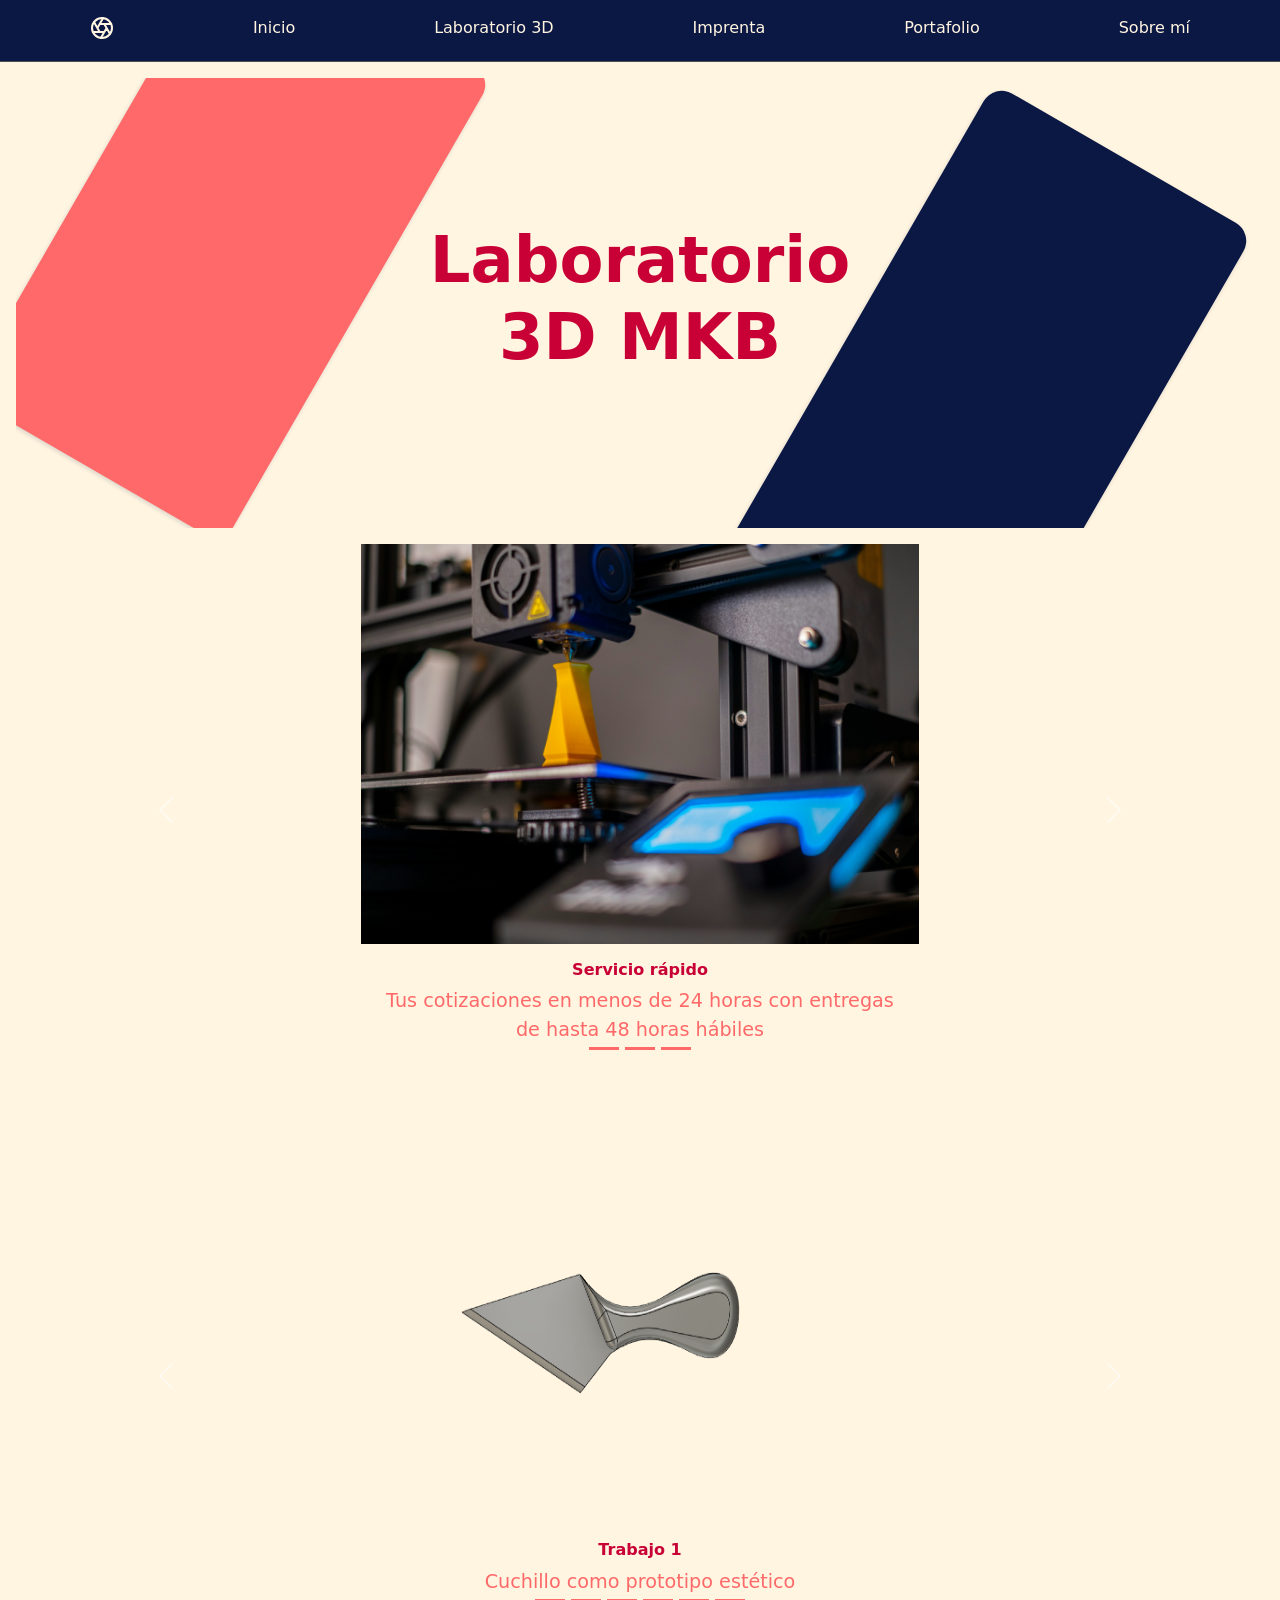
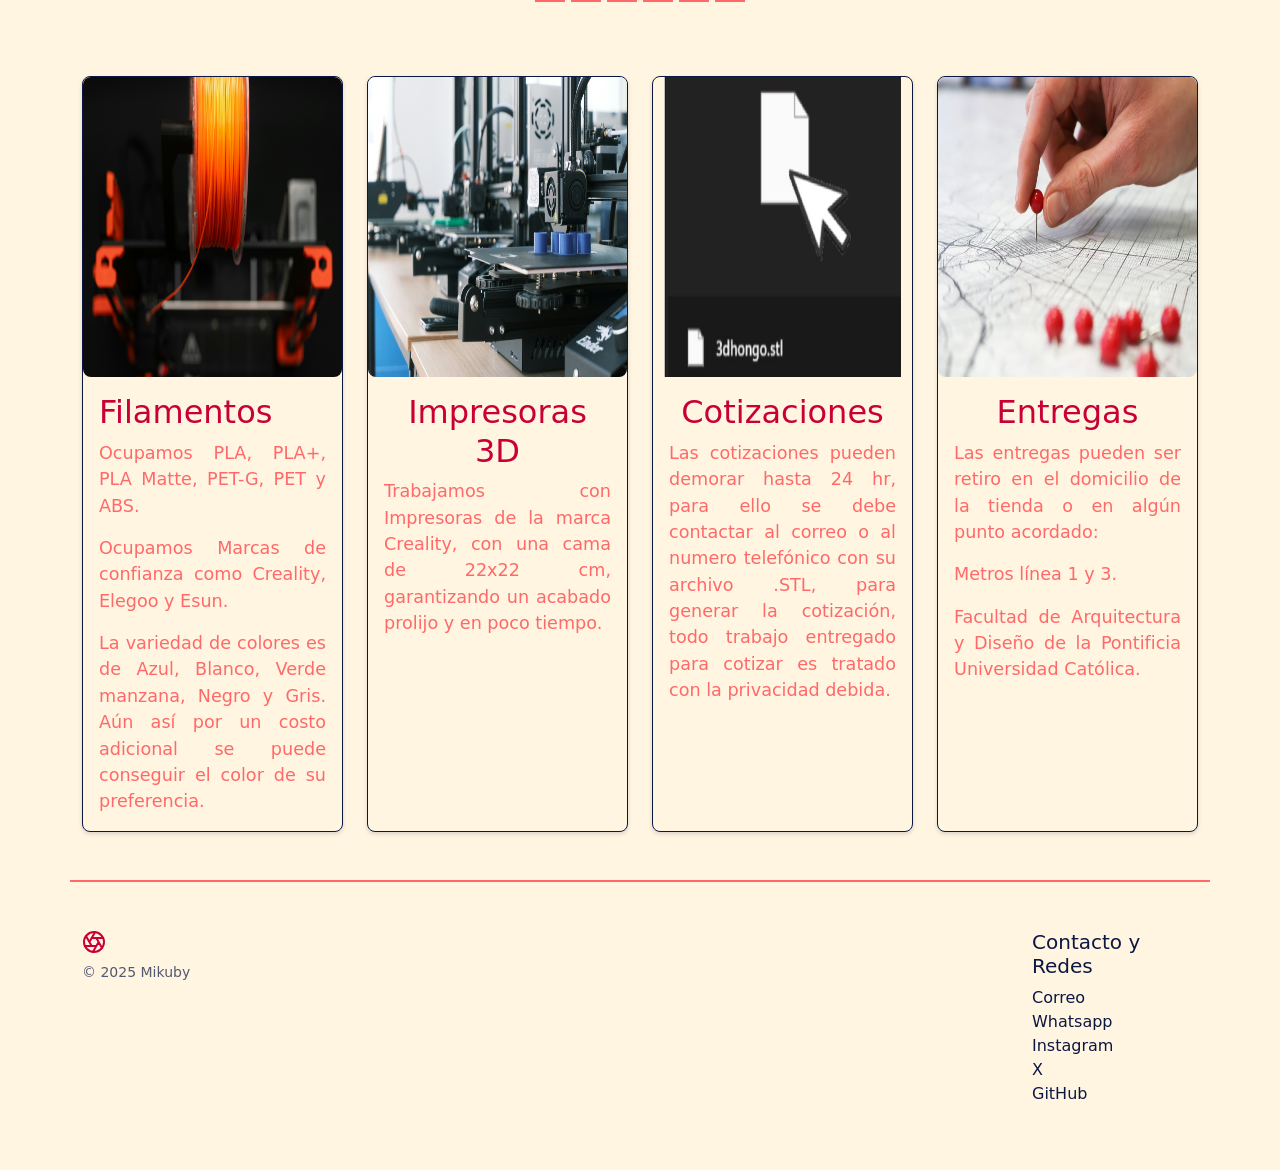
<file: laboratorio.html>
<!doctype html>
<html lang="es">
<head>
    <meta charset="utf-8" />
    <meta name="viewport" content="width=device-width, initial-scale=1" />
    
    <!-- SEO -->
    <meta name="description" content="Laboratorio 3D Mikuby - Modelado e impresión 3D con filamentos PLA, PET-G y ABS. Servicio profesional en Santiago, Chile." />
    <meta name="keywords" content="impresión 3D, modelado 3D, Creality, filamentos PLA, servicio impresión 3D Santiago" />
    <meta name="author" content="Fernanda Humeres - Mikuby" />
    <meta name="robots" content="index, follow" />
    
    <title>Laboratorio 3D - Mikuby | Modelado e Impresión 3D</title>
    
    <!-- Preconnect -->
    <link rel="preconnect" href="https://cdn.jsdelivr.net" crossorigin>
    <link rel="dns-prefetch" href="https://cdn.jsdelivr.net">
    
    <!-- CSS Critical -->
    <style>
        body { background-color: #FFF5E1; margin: 0; }
        .navbar { background-color: #0C1844 !important; }
    </style>
    
    <!-- Bootstrap CSS diferido -->
    <link href="https://cdn.jsdelivr.net/npm/bootstrap@5.3.2/dist/css/bootstrap.min.css" rel="stylesheet" media="print" onload="this.media='all'">
    <noscript><link href="https://cdn.jsdelivr.net/npm/bootstrap@5.3.2/dist/css/bootstrap.min.css" rel="stylesheet"></noscript>
    
    <link href="style.css" rel="stylesheet">
</head>
<body>
    <!-- SVG Icons -->
    <svg xmlns="http://www.w3.org/2000/svg" class="d-none">
        <symbol id="aperture" fill="none" stroke="currentColor" stroke-linecap="round" stroke-linejoin="round" stroke-width="2" viewBox="0 0 24 24">
            <circle cx="12" cy="12" r="10"></circle>
            <path d="M14.31 8l5.74 9.94M9.69 8h11.48M7.38 12l5.74-9.94M9.69 16L3.95 6.06M14.31 16H2.83m13.79-4l-5.74 9.94"></path>
        </symbol>
    </svg>

    <!-- Navegación -->
    <nav class="navbar navbar-expand-md bg-dark sticky-top border-bottom" data-bs-theme="dark">
        <div class="container">
            <a class="navbar-brand d-md-none" href="index.html" aria-label="Mikuby Home">
                <svg class="bi" width="24" height="24"><use xlink:href="#aperture"></use></svg>
                Mikuby
            </a>
            <button class="navbar-toggler" type="button" data-bs-toggle="offcanvas" data-bs-target="#offcanvas" aria-controls="offcanvas" aria-label="Toggle navigation">
                <span class="navbar-toggler-icon"></span>
            </button>
            <div class="offcanvas offcanvas-end" tabindex="-1" id="offcanvas">
                <div class="offcanvas-header">
                    <h5 class="offcanvas-title">Mikuby</h5>
                    <button type="button" class="btn-close" data-bs-dismiss="offcanvas" aria-label="Close"></button>
                </div>
                <div class="offcanvas-body">
                    <ul class="navbar-nav flex-grow-1 justify-content-between">
                        <li class="nav-item">
                            <a class="nav-link" href="index.html" aria-label="Home">
                                <svg class="bi" width="24" height="24"><use xlink:href="#aperture"></use></svg>
                            </a>
                        </li>
                        <li class="nav-item"><a class="nav-link" href="index.html">Inicio</a></li>
                        <li class="nav-item"><a class="nav-link" href="laboratorio.html">Laboratorio 3D</a></li>
                        <li class="nav-item"><a class="nav-link" href="imprenta.html">Imprenta</a></li>
                        <li class="nav-item"><a class="nav-link" href="portafolio.html">Portafolio</a></li>
                        <li class="nav-item"><a class="nav-link" href="about.html">Sobre mí</a></li>
                    </ul>
                </div>
            </div>
        </div>
    </nav>

    <!-- Hero Section -->
    <main>
        <div class="hero-section position-relative overflow-hidden p-3 p-md-5 m-md-3 text-center">
            <div class="col-md-6 p-lg-5 mx-auto my-5">
                <h1 class="display-3 fw-bold">Laboratorio 3D MKB</h1>
                <h2 class="visually-hidden">Servicios de modelado e impresión 3D profesional</h2>
            </div>
            <div class="product-device shadow-sm d-none d-md-block" aria-hidden="true"></div>
            <div class="product-device product-device-2 shadow-sm d-none d-md-block" aria-hidden="true"></div>
        </div>

        <!-- Carrusel -->
        <div id="contenedor-carruseles" class="container">
            <!-- Los carruseles se cargan dinámicamente -->
        </div>

        <!-- Cards containers info -->
        <div class="container my-5">
            <h2 class="visually-hidden">Información sobre nuestros servicios</h2>
            <div class="row row-cols-1 row-cols-sm-2 row-cols-md-3 row-cols-lg-4 g-4">
                <div class="col">
                    <div class="card h-100 shadow-sm">
                        <img src="img/11.webp" 
                             alt="Filamentos para impresión 3D" 
                             loading="lazy"
                             width="400"
                             height="300"
                             class="card-img-top">
                        <div class="card-body">
                            <h3 class="card-title h5">Filamentos</h3>
                            <p class="card-text">Ocupamos PLA, PLA+, PLA Matte, PET-G, PET y ABS.</p>
                            <p class="card-text">Ocupamos Marcas de confianza como Creality, Elegoo y Esun.</p>
                            <p class="card-text">La variedad de colores es de Azul, Blanco, Verde manzana, Negro y Gris. Aún así por un costo adicional se puede conseguir el color de su preferencia.</p>
                        </div>
                    </div>
                </div>
                
                <div class="col">
                    <div class="card h-100 shadow-sm">
                        <img src="img/12.webp" 
                             alt="Impresoras 3D Creality" 
                             loading="lazy"
                             width="400"
                             height="300"
                             class="card-img-top">
                        <div class="card-body">
                            <h3 class="card-title text-center h5">Impresoras 3D</h3>
                            <p class="card-text">Trabajamos con Impresoras de la marca Creality, con una cama de 22x22 cm, garantizando un acabado prolijo y en poco tiempo.</p>
                        </div>
                    </div>
                </div>

                <div class="col">
                    <div class="card h-100 shadow-sm">
                        <img src="img/13.webp" 
                             alt="Proceso de cotización" 
                             loading="lazy"
                             width="400"
                             height="300"
                             class="card-img-top">
                        <div class="card-body">
                            <h3 class="card-title text-center h5">Cotizaciones</h3>
                            <p class="card-text">Las cotizaciones pueden demorar hasta 24 hr, para ello se debe contactar al correo o al numero telefónico con su archivo .STL, para generar la cotización, todo trabajo entregado para cotizar es tratado con la privacidad debida.</p>
                        </div>
                    </div>
                </div>

                <div class="col">
                    <div class="card h-100 shadow-sm">
                        <img src="img/10.webp" 
                             alt="Puntos de entrega" 
                             loading="lazy"
                             width="400"
                             height="300"
                             class="card-img-top">
                        <div class="card-body">
                            <h3 class="card-title text-center h5">Entregas</h3>
                            <p class="card-text">Las entregas pueden ser retiro en el domicilio de la tienda o en algún punto acordado:</p>
                            <p class="card-text">Metros línea 1 y 3.</p>
                            <p class="card-text">Facultad de Arquitectura y Diseño de la Pontificia Universidad Católica.</p>
                        </div>
                    </div>
                </div>
            </div>
        </div>
    </main>

    <!-- Footer -->
    <footer class="container py-5">
        <div class="row">
            <div class="col-12 col-md">
                <svg xmlns="http://www.w3.org/2000/svg" width="24" height="24" fill="none" stroke="currentColor" stroke-linecap="round" stroke-linejoin="round" stroke-width="2" class="d-block mb-2" viewBox="0 0 24 24" aria-hidden="true">
                    <circle cx="12" cy="12" r="10"></circle>
                    <path d="M14.31 8l5.74 9.94M9.69 8h11.48M7.38 12l5.74-9.94M9.69 16L3.95 6.06M14.31 16H2.83m13.79-4l-5.74 9.94"></path>
                </svg>
                <small class="d-block mb-3 text-body-secondary">&copy; 2025 Mikuby</small>
            </div>
            <div class="col-2">
                <h3 class="h5">Contacto y Redes</h3>
                <ul class="list-unstyled text-small">
                    <li><a class="link-secondary text-decoration-none" href="mailto:fernanda.humeres@uc.cl">Correo</a></li>
                    <li><a class="link-secondary text-decoration-none" href="https://wa.me/946880906" target="_blank" rel="noopener">Whatsapp</a></li>
                    <li><a class="link-secondary text-decoration-none" href="https://www.instagram.com/fefy_humeres/" target="_blank" rel="noopener">Instagram</a></li>
                    <li><a class="link-secondary text-decoration-none" href="https://x.com/FefyHumeres" target="_blank" rel="noopener">X</a></li>
                    <li><a class="link-secondary text-decoration-none" href="https://github.com/Mikuby11" target="_blank" rel="noopener">GitHub</a></li>
                </ul>
            </div>
        </div>
    </footer>

    <script src="https://cdn.jsdelivr.net/npm/bootstrap@5.3.2/dist/js/bootstrap.bundle.min.js" defer></script>
    <script src="script.js" defer></script>
</body>
</html>
</file>
<file: style.css>
/* ========================================
   PALETA DE COLORES MIKUBY
   ======================================== */
:root {
    --azul-oscuro: #0C1844;    /* Azul marino profundo */
    --rojo-intenso: #C80036;   /* Rojo vibrante */
    --rosa-suave: #FF6969;     /* Rosa/coral */
    --crema: #FFF5E1;          /* Crema cálido */
}

/* ========================================
   ESTILOS GENERALES
   ======================================== */
body {
    background-color: var(--crema);
    color: var(--azul-oscuro);
}

/* ========================================
   NAVEGACIÓN
   ======================================== */
.navbar.bg-dark {
    background-color: var(--azul-oscuro) !important;
}

.navbar-brand,
.nav-link {
    color: var(--crema) !important;
    transition: color 0.3s ease;
}

.nav-link:hover {
    color: var(--rosa-suave) !important;
}

/* ========================================
   HERO SECTION
   ======================================== */
.bg-body-tertiary {
    background-color: var(--crema) !important;
}

.hero-section h1 {
    color: var(--rojo-intenso) !important;
}

.hero-section h3 {
    color: var(--azul-oscuro) !important;
}

/* Dispositivos decorativos del hero */
.product-device {
    position: absolute;
    right: 10%;
    bottom: -30%;
    width: 300px;
    height: 540px;
    background-color: var(--azul-oscuro);
    border-radius: 21px;
    transform: rotate(30deg);
}

.product-device-2 {
    top: -25%;
    right: auto;
    bottom: 0;
    left: 5%;
    background-color: var(--rosa-suave);
}

/* ========================================
   SECCIONES DE SERVICIOS
   ======================================== */

/* Laboratorio 3D - Fondo oscuro */
.text-bg-dark {
    background-color: var(--azul-oscuro) !important;
    color: var(--crema) !important;
}

/* Portafolio - Fondo destacado */
.text-bg-primary {
    background-color: var(--rosa-suave) !important;
    color: var(--crema) !important;
}

/* Recuadros de imágenes */
.bg-dark {
    background-color: var(--azul-oscuro) !important;
}

.shadow-sm {
    box-shadow: 0 0.125rem 0.25rem rgba(12, 24, 68, 0.15) !important;
}

.labo-img {
    background-image: url("img/12.webp");
    background-size: cover;
    background-position: center;
    background-repeat: no-repeat;
}

.imp-img {
    background-image: url("img/14.webp");
    background-size: cover;
    background-position: center;
    background-repeat: no-repeat;
}

.mikuby-img {
    background-image: url("img/16.webp");
    background-size: cover;
    background-position: center;
    background-repeat: no-repeat;
}

.port-img {
    background-image: url("img/15.webp");
    background-size: cover;
    background-position: center;
    background-repeat: no-repeat;
}
/* ========================================
   FOOTER
   ======================================== */
footer {
    background-color: var(--crema);
    border-top: 2px solid var(--rosa-suave);
    padding-top: 2rem;
}

footer h5 {
    color: var(--azul-oscuro);
    font-weight: 600;
}

footer .link-secondary {
    color: var(--azul-oscuro) !important;
    transition: color 0.3s ease;
}

footer .link-secondary:hover {
    color: var(--rojo-intenso) !important;
}

footer .text-body-secondary {
    color: var(--azul-oscuro) !important;
    opacity: 0.7;
}

footer svg {
    stroke: var(--rojo-intenso);
}

/* ========================================
   UTILIDADES Y RESPONSIVE
   ======================================== */
.bd-placeholder-img {
    font-size: 1.125rem;
    text-anchor: middle;
    -webkit-user-select: none;
    -moz-user-select: none;
    user-select: none;
}

@media (min-width: 768px) {
    .bd-placeholder-img-lg {
        font-size: 3.5rem;
    }
}

@media (max-width: 768px) {
    .product-device,
    .product-device-2 {
        display: none;
    }
}

.bi {
    vertical-align: -0.125em;
    fill: currentColor;
}

/* ========================================
   BOTONES PERSONALIZADOS
   ======================================== */
.btn-mikuby-primary {
    background-color: var(--rojo-intenso);
    border-color: var(--rojo-intenso);
    color: var(--crema);
    font-weight: 600;
    transition: all 0.3s ease;
}

.btn-mikuby-primary:hover {
    background-color: var(--azul-oscuro);
    border-color: var(--azul-oscuro);
    color: var(--crema);
    transform: translateY(-2px);
    box-shadow: 0 4px 8px rgba(200, 0, 54, 0.3);
}

.btn-mikuby-secondary {
    background-color: var(--rosa-suave);
    border-color: var(--rosa-suave);
    color: var(--azul-oscuro);
    font-weight: 600;
    transition: all 0.3s ease;
}

.btn-mikuby-secondary:hover {
    background-color: var(--rojo-intenso);
    border-color: var(--rojo-intenso);
    color: var(--crema);
    transform: translateY(-2px);
}

/* ========================================
   ANIMACIONES SUAVES
   ======================================== */
* {
    transition: background-color 0.3s ease, color 0.3s ease;
}

a {
    text-decoration: none;
}

/* Efecto hover en las tarjetas de servicios */
.overflow-hidden {
    transition: transform 0.3s ease;
}

.overflow-hidden:hover {
    transform: translateY(-5px);
}

/* ========================================
   ESTILOS PARA PORTAFOLIO/ALBUM
   ======================================== */

/* Cards del portafolio */
.album .card {
    background-color: var(--crema) !important;
    border: 2px solid var(--azul-oscuro);
    border-radius: 16px;
    overflow: hidden;
    transition: all 0.3s ease;
}

.album .card:hover {
    transform: translateY(-8px);
    box-shadow: 0 8px 20px rgba(12, 24, 68, 0.2);
    border-color: var(--rojo-intenso);
}

.album .card-title {
    color: var(--azul-oscuro);
    font-weight: 700;
    font-size: 1.2rem;
}

.album .card-text {
    color: var(--azul-oscuro) !important;
    opacity: 0.8;
}

.album .btn-outline-secondary {
    border-color: var(--rosa-suave) !important;
    color: var(--rosa-suave) !important;
    background-color: transparent;
    font-weight: 600;
    font-size: 0.75rem;
}

.album .btn-outline-secondary:hover {
    background-color: var(--rosa-suave) !important;
    color: var(--crema) !important;
}

.album .text-body-secondary {
    color: var(--azul-oscuro) !important;
    opacity: 0.6;
    font-weight: 500;
}

/* Imágenes de las cards */
.album .card-img-top {
    height: 250px;
    object-fit: cover;
    border-bottom: 2px solid var(--azul-oscuro);
}

/* Ajuste del fondo del album */
.album.bg-body-tertiary {
    background-color: var(--crema) !important;
}
/* ========================================
   TABLA DE HABILIDADES
   ======================================== */
.container.habilidades-section {
    background-color: var(--crema);
    padding: 3rem 2rem;
    border-radius: 24px;
    margin-bottom: 3rem;
    border: none;
}

.container.habilidades-section h4 {
    color: var(--azul-oscuro);
    font-weight: 800;
    margin-bottom: 2.5rem;
    font-size: 2.2rem;
    text-align: center;
    text-transform: uppercase;
    letter-spacing: 1px;
}

/* Reset completo de estilos Bootstrap para esta tabla específica */
.habilidades-section .table {
    background-color: var(--crema) !important;
    border: 2px solid !important;
    border-color: var(--rosa-suave) !important;
    border-radius: 16px !important;
    overflow: hidden;
    margin: 0;
    box-shadow: 0 4px 15px rgba(12, 24, 68, 0.08);
    border-collapse: separate !important;
    border-spacing: 0 !important;
}

.habilidades-section .table thead th {
    background-color: var(--rosa-suave) !important;
    color: var(--crema) !important;
    padding: 1.2rem 1.5rem !important;
    border: none !important;
    border-bottom: none !important;
    font-weight: 700;
    text-transform: uppercase;
    letter-spacing: 0.5px;
    font-size: 0.95rem;
}

.habilidades-section .table tbody {
    background-color: var(--crema) !important;
}

.habilidades-section .table tbody td {
    background-color: var(--crema) !important;
    color: var(--azul-oscuro) !important;
    padding: 1.3rem 1.5rem !important;
    vertical-align: middle !important;
    border-top: 1px solid rgba(255, 105, 105, 0.1) !important;
    border-bottom: none !important;
    border-left: none !important;
    border-right: none !important;
    font-weight: 600;
    font-size: 1.05rem;
}

.habilidades-section .table tbody tr:hover {
    background-color: rgba(255, 105, 105, 0.05) !important;
    transform: translateX(5px);
}

.habilidades-section .table tbody tr:hover td {
    background-color: rgba(255, 105, 105, 0.05) !important;
}

/* Barras de progreso SVG - Estilo mejorado */
.habilidades-section .table svg {
    width: 100%;
    height: 24px;
    display: block;
}

.habilidades-section .table svg rect {
    fill: var(--rosa-suave);
    transition: fill 0.4s ease, filter 0.4s ease;
    filter: drop-shadow(0 2px 4px rgba(255, 105, 105, 0.3));
}

.habilidades-section .table tbody tr:hover svg rect {
    fill: var(--rojo-intenso);
    filter: drop-shadow(0 3px 8px rgba(200, 0, 54, 0.4));
}

/* Primera columna con ancho fijo */
.habilidades-section .table tbody td:first-child {
    width: 30%;
    min-width: 150px;
    font-weight: 700;
}

/* ========================================
   GRÁFICO - ESTILOS MEJORADOS
   ======================================== */
.grafico-section {
    margin-bottom: 3rem;
}

.grafico-section .card {
    background-color: var(--crema) !important;
    border: 3px solid var(--rojo-intenso) !important;
    border-radius: 24px;
    overflow: hidden;
    box-shadow: 0 12px 35px rgba(12, 24, 68, 0.15);
    transition: transform 0.3s ease, box-shadow 0.3s ease;
}

.grafico-section .card:hover {
    transform: translateY(-5px);
    box-shadow: 0 15px 45px rgba(12, 24, 68, 0.2);
}

.grafico-section .card-header {
    background-color: var(--rojo-intenso) !important;
    color: var(--crema) !important;
    font-weight: 800;
    font-size: 1.4rem;
    padding: 1.8rem;
    border-bottom: none !important;
    text-align: center;
    letter-spacing: 0.5px;
}

.grafico-section .card-body {
    padding: 2.5rem;
}

/* Canvas del gráfico */
#graficoBarras {
    max-height: 400px;
    width: 100% !important;
}

/* ========================================
   RESPONSIVE
   ======================================== */
@media (max-width: 768px) {
    .container.habilidades-section h4 {
        font-size: 1.6rem;
    }
    
    .table thead th,
    .table tbody td {
        padding: 1rem;
        font-size: 0.9rem;
    }
    
    .table svg {
        height: 20px;
    }
    
    .grafico-section .card-header {
        font-size: 1.1rem;
        padding: 1.3rem;
    }
}

/* ========================================
                    CARRUSEL
   ======================================== */
   .carousel-caption {
                position: static !important;
                padding-top: 1rem;
                padding-bottom: 1rem;
            }
/* ========================================
   CARRUSEL - Textos personalizados
   ======================================== */

.carousel-caption h5 {
    color: var(--rojo-intenso) !important;
    font-weight: 600;
    font-size: 2rem; /* <-- tamaño del título */
}

.carousel-caption p {
    color: var(--rosa-suave) !important;
    font-size: 1.2rem; /* <-- tamaño del texto */
}

.carousel-caption {
    background-color: var(--crema) !important;
    padding: 1rem;
    border-radius: 8px;
}

/* Punto activo */
.carousel-indicators .active {
    background-color: var(--rojo-intenso) !important; /* Color del punto seleccionado */
}

/* Puntos inactivos */
.carousel-indicators [data-bs-target] {
    background-color: var(--rosa-suave) !important;  /* Color de los puntos normales */
    opacity: 1; /* Evita que Bootstrap los haga muy claros */
}
.card {
  background-color: var(--crema);
  border-radius: 8px;
  border-color: var(--azul-oscuro);
}

.card-title {
    color: var(--rojo-intenso);
    font-size: 2rem;
} 

.card-text {
    color: var(--rosa-suave);
    font-size: 1.1rem;
    text-align: justify;
}

.card img {
    border-radius: 8px;
}


.fefy-img {
    background-image: url("img/17.webp");
    background-size: cover;
    background-position: center;
    background-repeat: no-repeat;
}

.btn-falso {
    display: inline-block;
    padding: 0.25rem 0.75rem;
    font-size: 0.875rem;
    font-weight: bold;
    color: var(--gris-oscuro);
    border: 3px solid gray;
    border-radius: 4px;
    opacity: 0.6; /* para simular disabled */
    cursor: default;
}

.badge-progreso {
    color: var(--rosa-suave);
}

.badge-suspendido {
    color: var(--rojo-intenso);
}

.badge-expansion {
    color: var(--azul-oscuro);
}

.fefy-img {
    width: 250px;
    height: 250px;
    background-image: url('img/fefy.webp'); 
    background-size: cover;
    background-position: center;
    border-radius: 10%;
    border: 4px solid var(--azul-oscuro);
    margin-bottom: 1rem;
}
</file>
